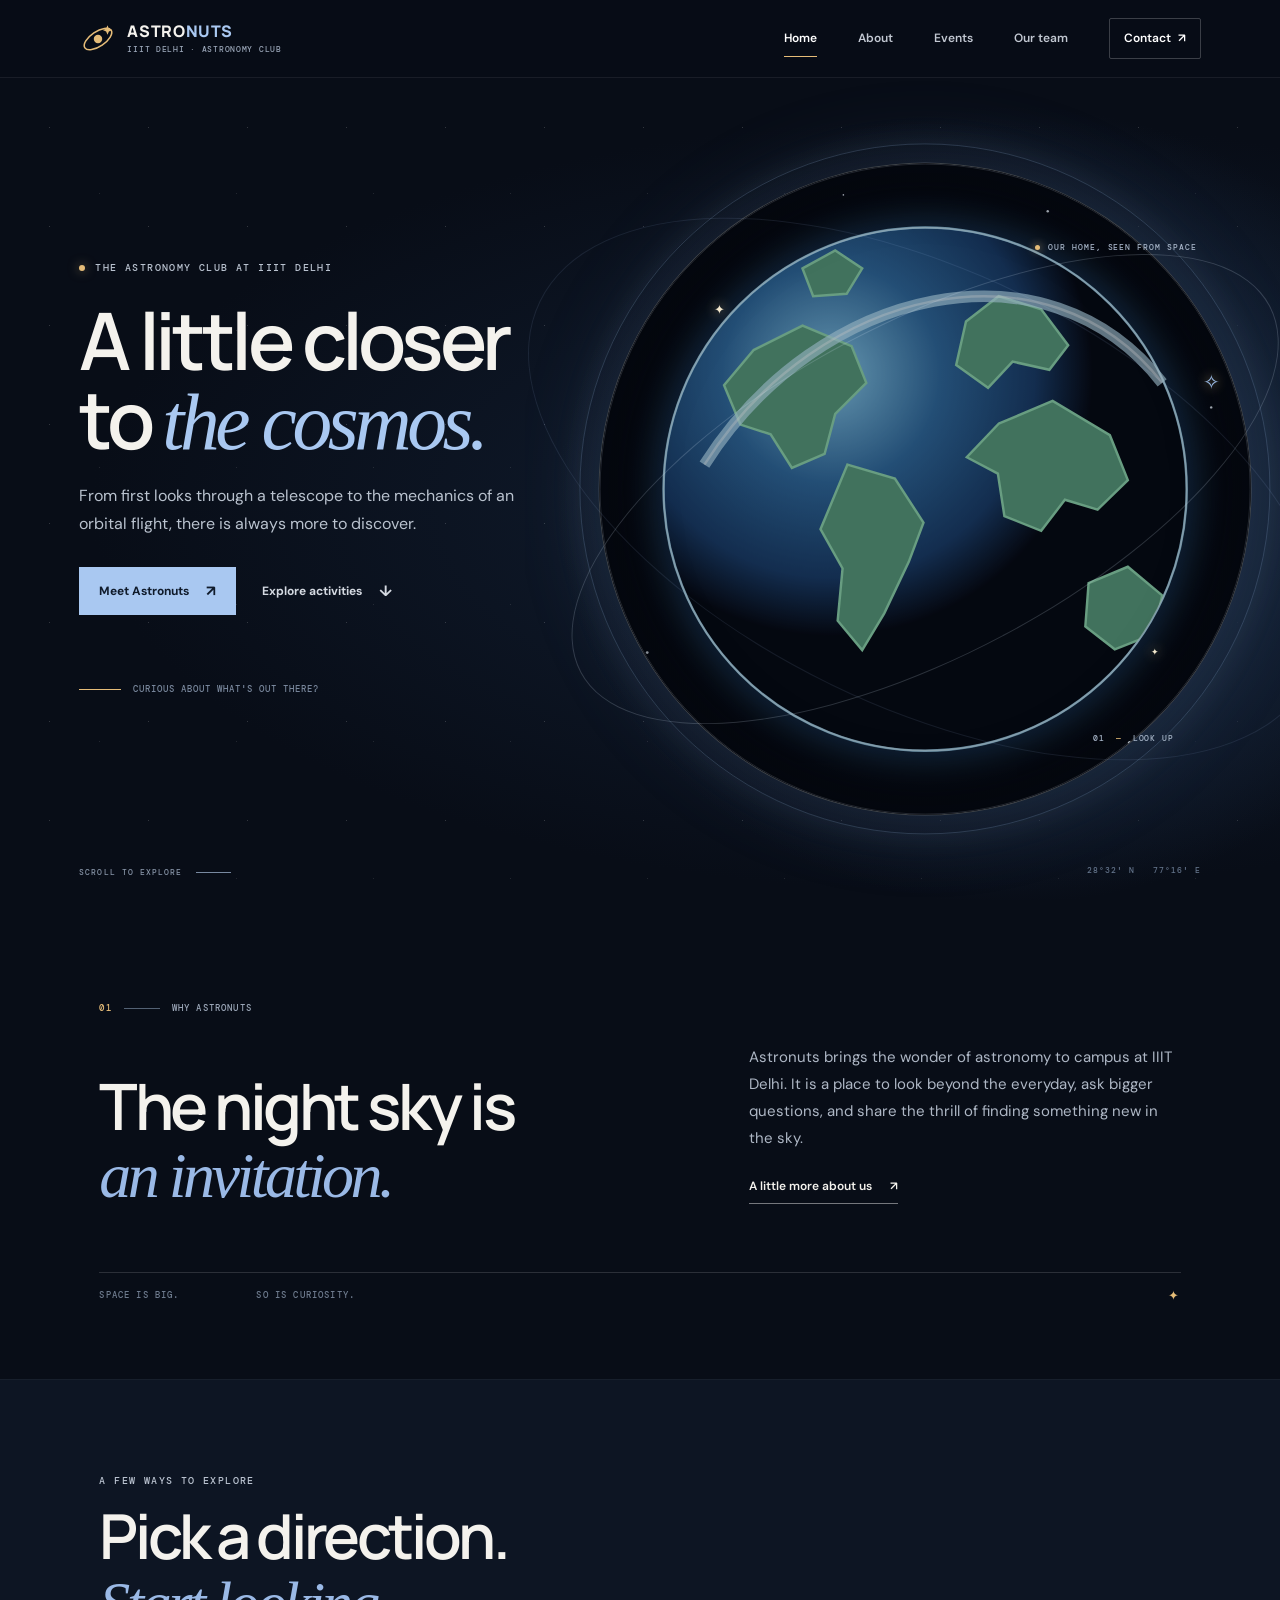
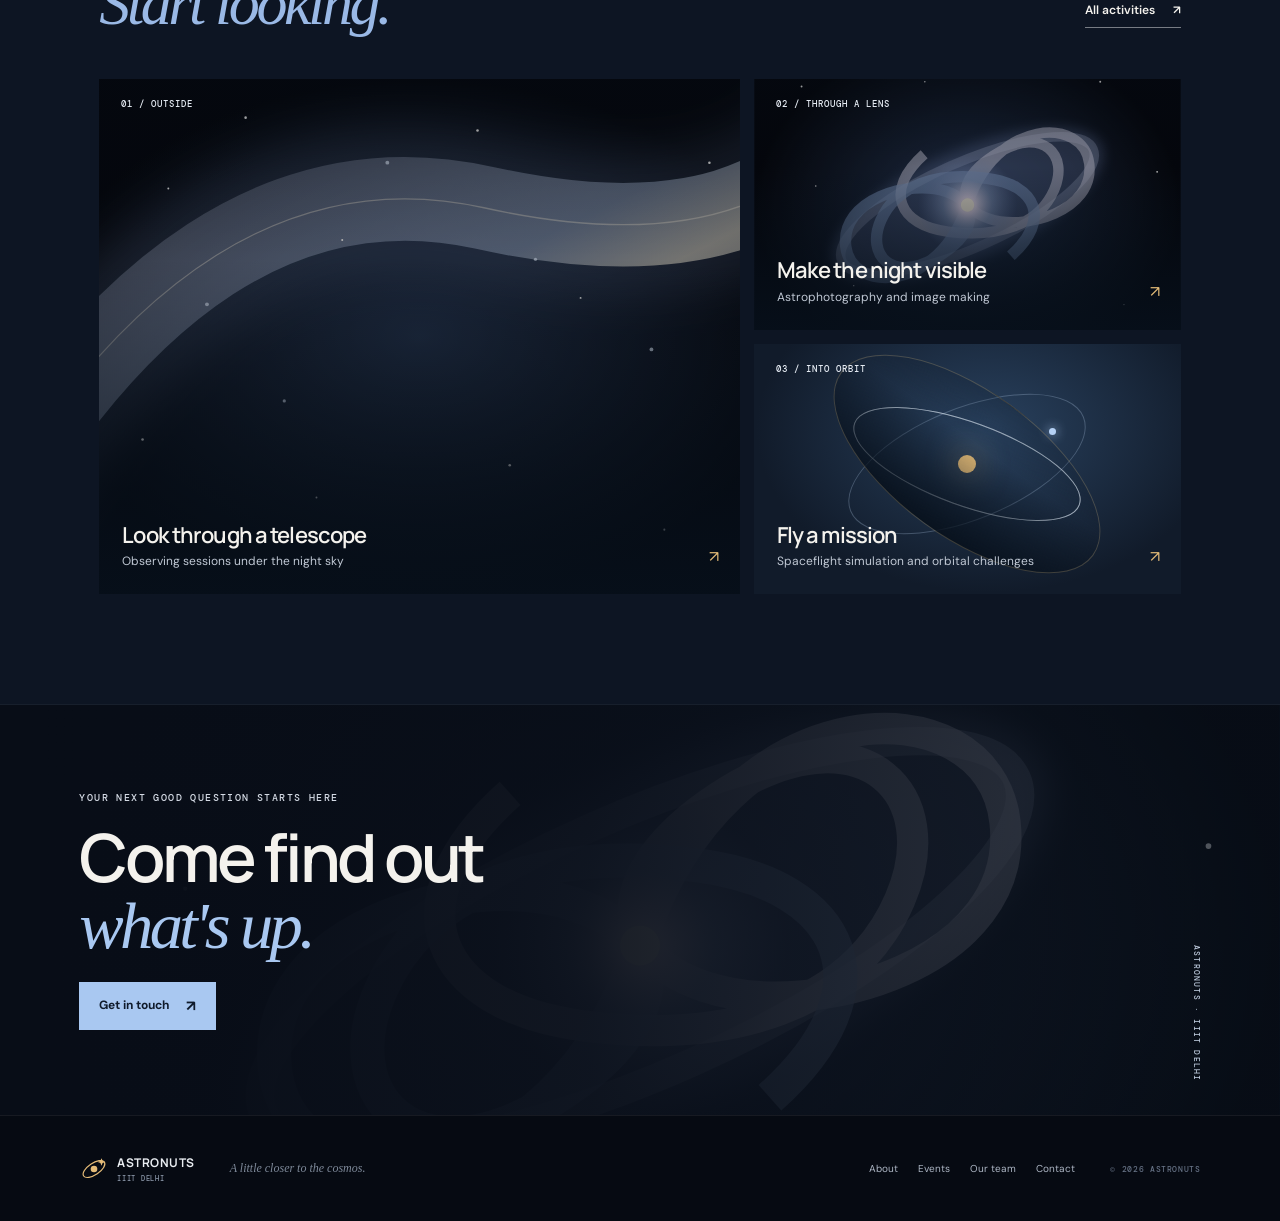
<file: index.html>
<!doctype html>
<html lang="en">
<head>
  <meta charset="utf-8">
  <meta name="viewport" content="width=device-width, initial-scale=1">
  <meta name="theme-color" content="#080d17">
  <meta name="description" content="Astronuts is the astronomy club at IIIT Delhi. Look up, learn the sky, and explore space together.">
  <title>Astronuts — Astronomy Club, IIIT Delhi</title>
  <link rel="icon" href="assets/favicon.svg" type="image/svg+xml">
  <link rel="preload" as="image" href="assets/earth-hero.svg" fetchpriority="high">
  <link rel="stylesheet" href="styles.css?v=50">
  <script src="script.js?v=50" defer></script>
</head>
<body class="home-page">
  <a class="skip-link" href="#main">Skip to content</a>
  <header class="site-header">
    <a class="brand" href="index.html" aria-label="Astronuts home">
      <span class="brand-mark" aria-hidden="true"><svg viewBox="0 0 36 36"><circle cx="18" cy="18" r="4"/><ellipse cx="18" cy="18" rx="15" ry="7" transform="rotate(-34 18 18)"/><path d="m27 5 1.3 3.2L31.5 9.5l-3.2 1.3L27 14l-1.3-3.2L22.5 9.5l3.2-1.3z"/></svg></span>
      <span class="brand-name">ASTRO<span>NUTS</span><small>IIIT DELHI · ASTRONOMY CLUB</small></span>
    </a>
    <button class="nav-toggle" type="button" aria-expanded="false" aria-controls="main-nav" aria-label="Open navigation"><span></span><span></span></button>
    <nav class="main-nav" id="main-nav" aria-label="Main navigation">
      <a href="index.html" aria-current="page">Home</a><a href="about.html">About</a><a href="events.html">Events</a><a href="team.html">Our team</a><a class="nav-contact" href="contact.html">Contact <span aria-hidden="true">↗</span></a>
    </nav>
  </header>

  <main id="main">
    <section class="home-hero" aria-labelledby="hero-title">
      <div class="hero-copy">
        <p class="eyebrow"><span class="eyebrow-dot"></span> THE ASTRONOMY CLUB AT IIIT DELHI</p>
        <h1 id="hero-title">A little closer<br>to <em>the cosmos.</em></h1>
        <p class="hero-intro">From first looks through a telescope to the mechanics of an orbital flight, there is always more to discover.</p>
        <div class="hero-actions"><a class="button button-primary" href="about.html">Meet Astronuts <span aria-hidden="true">↗</span></a><a class="button button-quiet" href="events.html">Explore activities <span aria-hidden="true">↓</span></a></div>
        <div class="hero-note"><span class="hero-note-line"></span><span>CURIOUS ABOUT WHAT'S OUT THERE?</span></div>
      </div>
      <div class="hero-visual" aria-label="Earth seen from space">
        <div class="hero-starfield"></div>
        <div class="orbit orbit-one"></div><div class="orbit orbit-two"></div>
        <div class="planet-glow"></div>
        <div class="earth-frame"><img src="assets/earth-hero.svg" alt="The blue Earth, framed by the blackness of space" fetchpriority="high"></div>
        <span class="visual-label visual-label-top"><i></i> OUR HOME, SEEN FROM SPACE</span>
        <span class="visual-label visual-label-bottom">01 <b>—</b> LOOK UP</span>
        <span class="star star-a" aria-hidden="true">✦</span><span class="star star-b" aria-hidden="true">✦</span><span class="star star-c" aria-hidden="true">✧</span>
      </div>
      <a class="scroll-cue" href="#explore"><span>SCROLL TO EXPLORE</span><i aria-hidden="true"></i></a>
      <span class="hero-coordinate" aria-hidden="true">28°32' N&nbsp;&nbsp; 77°16' E</span>
    </section>

    <section class="intro-section section-wrap" id="explore" aria-labelledby="intro-title">
      <div class="section-index"><span>01</span><i></i><span>WHY ASTRONUTS</span></div>
      <div class="intro-layout">
        <h2 id="intro-title">The night sky is<br><em>an invitation.</em></h2>
        <div class="intro-body"><p>Astronuts brings the wonder of astronomy to campus at IIIT Delhi. It is a place to look beyond the everyday, ask bigger questions, and share the thrill of finding something new in the sky.</p><a class="underlined-link" href="about.html">A little more about us <span aria-hidden="true">↗</span></a></div>
      </div>
      <div class="intro-rule"><span>SPACE IS BIG.</span><span>SO IS CURIOSITY.</span><span class="rule-star" aria-hidden="true">✦</span></div>
    </section>

    <section class="activity-section" aria-labelledby="activity-title">
      <div class="section-wrap activity-wrap">
        <div class="section-heading-row"><div><p class="eyebrow">A FEW WAYS TO EXPLORE</p><h2 id="activity-title">Pick a direction.<br><em>Start looking.</em></h2></div><a class="underlined-link" href="events.html">All activities <span aria-hidden="true">↗</span></a></div>
        <div class="activity-grid">
          <a class="activity-card activity-card-wide" href="events.html#observations">
            <img src="assets/milky-way.svg" alt="A dense field of stars crossed by the Milky Way" loading="lazy">
            <span class="activity-number">01 / OUTSIDE</span><span class="activity-copy"><strong>Look through a telescope</strong><small>Observing sessions under the night sky</small></span><span class="activity-arrow" aria-hidden="true">↗</span>
          </a>
          <a class="activity-card" href="events.html#astrophotography">
            <img src="assets/spiral-galaxy.svg" alt="A luminous spiral galaxy with a bright central core" loading="lazy">
            <span class="activity-number">02 / THROUGH A LENS</span><span class="activity-copy"><strong>Make the night visible</strong><small>Astrophotography and image making</small></span><span class="activity-arrow" aria-hidden="true">↗</span>
          </a>
          <a class="activity-card activity-card-text" href="events.html#space-race">
            <span class="activity-number">03 / INTO ORBIT</span><span class="activity-orbit-art" aria-hidden="true"><i></i><b></b><i></i></span><span class="activity-copy"><strong>Fly a mission</strong><small>Spaceflight simulation and orbital challenges</small></span><span class="activity-arrow" aria-hidden="true">↗</span>
          </a>
        </div>
      </div>
    </section>

    <section class="home-join" aria-labelledby="join-title">
      <img src="assets/spiral-galaxy.svg" alt="" loading="lazy">
      <div class="home-join-shade"></div>
      <div class="home-join-content"><p class="eyebrow">YOUR NEXT GOOD QUESTION STARTS HERE</p><h2 id="join-title">Come find out<br><em>what's up.</em></h2><a class="button button-primary" href="contact.html">Get in touch <span aria-hidden="true">↗</span></a></div>
      <span class="join-side-note">ASTRONUTS · IIIT DELHI</span>
    </section>
  </main>

  <footer class="site-footer">
    <a class="footer-brand" href="index.html"><span class="brand-mark" aria-hidden="true"><svg viewBox="0 0 36 36"><circle cx="18" cy="18" r="4"/><ellipse cx="18" cy="18" rx="15" ry="7" transform="rotate(-34 18 18)"/><path d="m27 5 1.3 3.2L31.5 9.5l-3.2 1.3L27 14l-1.3-3.2L22.5 9.5l3.2-1.3z"/></svg></span><span>ASTRONUTS <small>IIIT DELHI</small></span></a>
    <span class="footer-copy">A little closer to the cosmos.</span>
    <nav class="footer-links" aria-label="Footer navigation"><a href="about.html">About</a><a href="events.html">Events</a><a href="team.html">Our team</a><a href="contact.html">Contact</a></nav>
    <span class="footer-credit">© <span data-current-year>2026</span> ASTRONUTS</span>
  </footer>
</body>
</html>
</file>
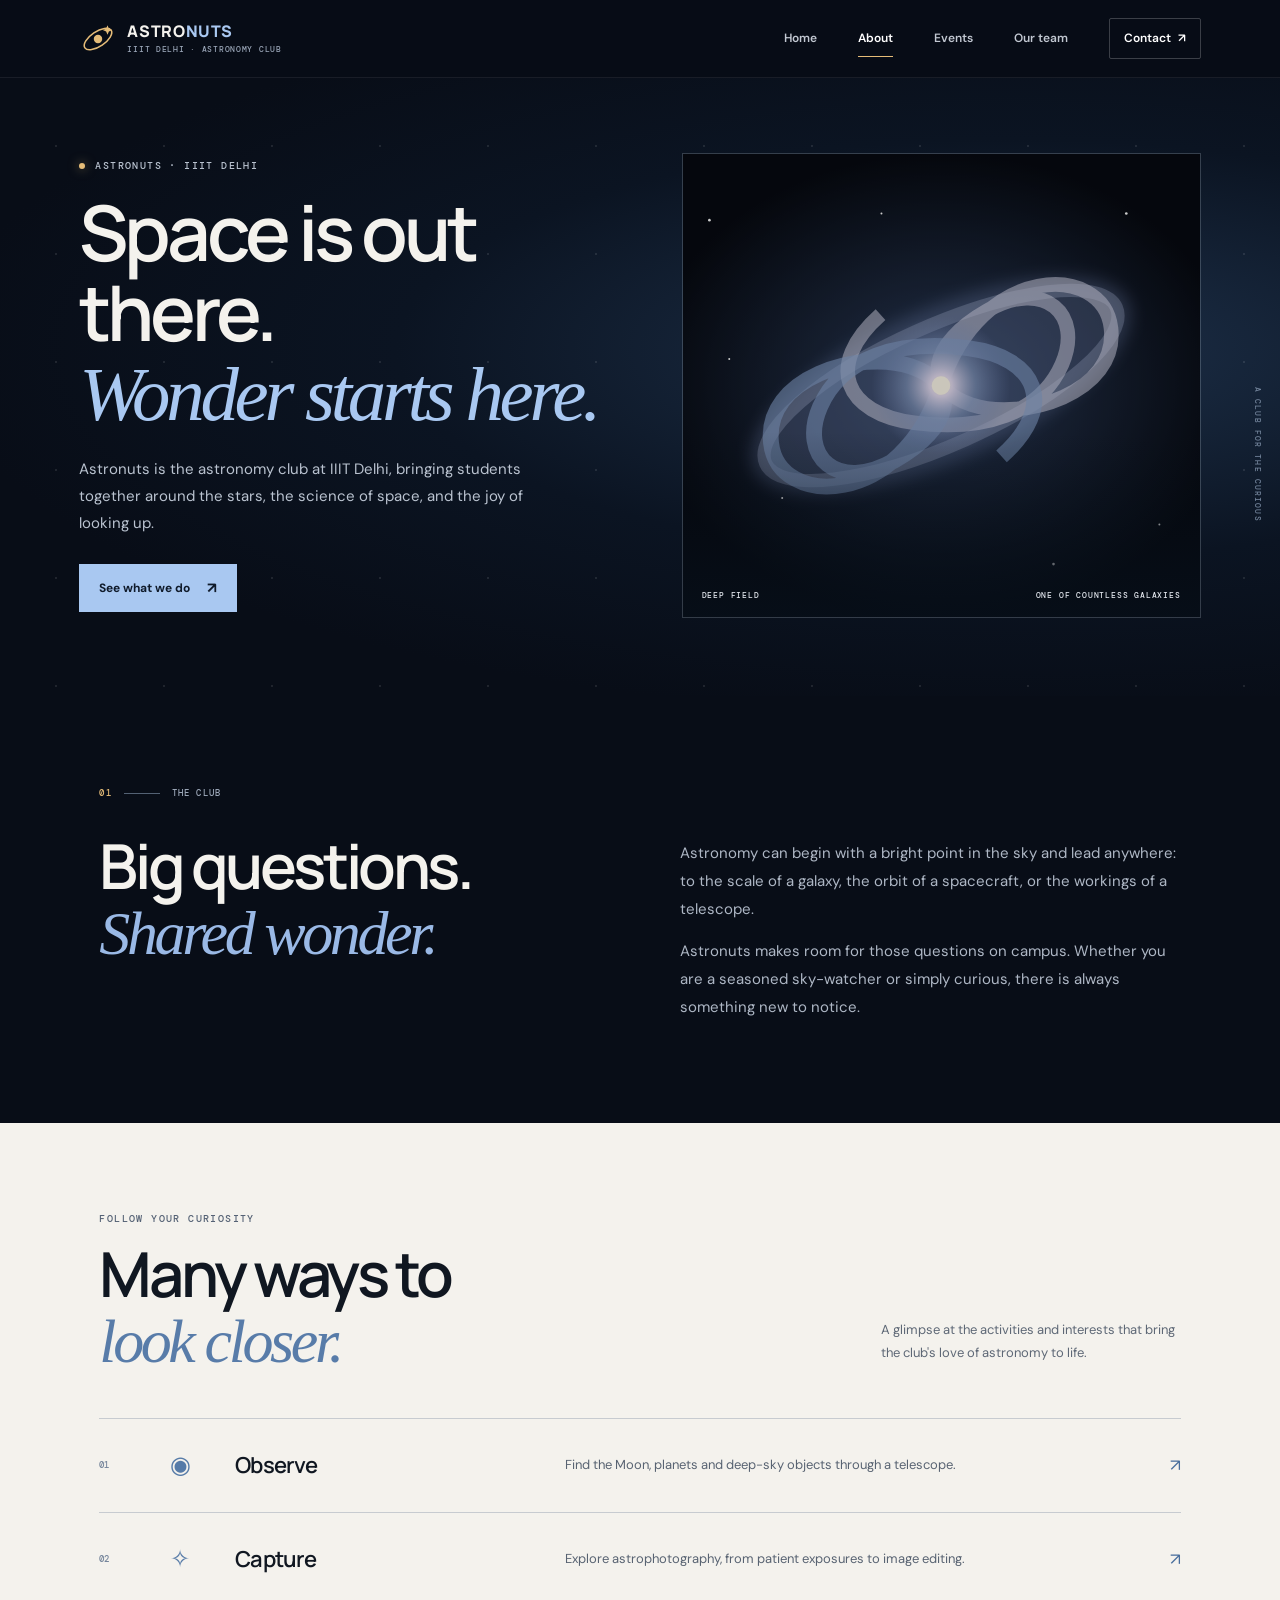
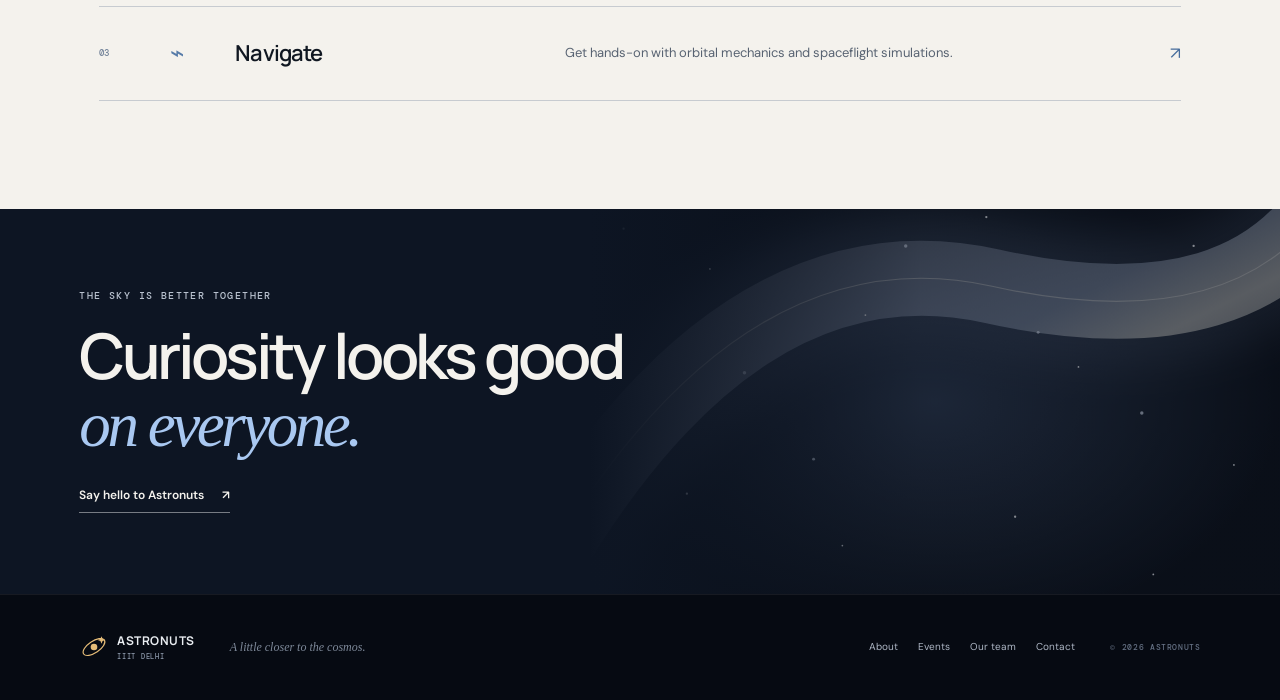
<file: about.html>
<!doctype html>
<html lang="en">
<head>
  <meta charset="utf-8">
  <meta name="viewport" content="width=device-width, initial-scale=1">
  <meta name="theme-color" content="#080d17">
  <meta name="description" content="Get to know Astronuts, the astronomy club at IIIT Delhi, and the many ways it explores the universe.">
  <title>About Astronuts — IIIT Delhi</title>
  <link rel="icon" href="assets/favicon.svg" type="image/svg+xml">
  <link rel="stylesheet" href="styles.css?v=50">
  <script src="script.js?v=50" defer></script>
</head>
<body class="inner-page about-page">
  <a class="skip-link" href="#main">Skip to content</a>
  <header class="site-header">
    <a class="brand" href="index.html" aria-label="Astronuts home"><span class="brand-mark" aria-hidden="true"><svg viewBox="0 0 36 36"><circle cx="18" cy="18" r="4"/><ellipse cx="18" cy="18" rx="15" ry="7" transform="rotate(-34 18 18)"/><path d="m27 5 1.3 3.2L31.5 9.5l-3.2 1.3L27 14l-1.3-3.2L22.5 9.5l3.2-1.3z"/></svg></span><span class="brand-name">ASTRO<span>NUTS</span><small>IIIT DELHI · ASTRONOMY CLUB</small></span></a>
    <button class="nav-toggle" type="button" aria-expanded="false" aria-controls="main-nav" aria-label="Open navigation"><span></span><span></span></button>
    <nav class="main-nav" id="main-nav" aria-label="Main navigation"><a href="index.html">Home</a><a href="about.html" aria-current="page">About</a><a href="events.html">Events</a><a href="team.html">Our team</a><a class="nav-contact" href="contact.html">Contact <span aria-hidden="true">↗</span></a></nav>
  </header>
  <main id="main" class="about-main">
    <section class="page-hero about-hero">
      <div class="page-hero-copy"><p class="eyebrow"><span class="eyebrow-dot"></span> ASTRONUTS · IIIT DELHI</p><h1>Space is out there.<br><em>Wonder starts here.</em></h1><p>Astronuts is the astronomy club at IIIT Delhi, bringing students together around the stars, the science of space, and the joy of looking up.</p><a class="button button-primary" href="events.html">See what we do <span aria-hidden="true">↗</span></a></div>
      <figure class="about-hero-image"><img src="assets/spiral-galaxy.svg" alt="A spiral galaxy viewed from deep space"><figcaption><span>DEEP FIELD</span><span>ONE OF COUNTLESS GALAXIES</span></figcaption></figure>
      <span class="page-hero-vertical" aria-hidden="true">A CLUB FOR THE CURIOUS</span>
    </section>
    <section class="about-manifesto section-wrap">
      <div class="section-index"><span>01</span><i></i><span>THE CLUB</span></div>
      <div class="manifesto-layout"><h2>Big questions.<br><em>Shared wonder.</em></h2><div><p>Astronomy can begin with a bright point in the sky and lead anywhere: to the scale of a galaxy, the orbit of a spacecraft, or the workings of a telescope.</p><p>Astronuts makes room for those questions on campus. Whether you are a seasoned sky-watcher or simply curious, there is always something new to notice.</p></div></div>
    </section>
    <section class="about-paths" aria-labelledby="paths-title">
      <div class="section-wrap"><div class="section-heading-row"><div><p class="eyebrow">FOLLOW YOUR CURIOSITY</p><h2 id="paths-title">Many ways to<br><em>look closer.</em></h2></div><p class="section-aside">A glimpse at the activities and interests that bring the club's love of astronomy to life.</p></div>
        <div class="path-list">
          <a class="path-item" href="events.html#observations"><span class="path-no">01</span><span class="path-icon" aria-hidden="true">◉</span><span class="path-title">Observe</span><span class="path-description">Find the Moon, planets and deep-sky objects through a telescope.</span><span class="path-arrow" aria-hidden="true">↗</span></a>
          <a class="path-item" href="events.html#astrophotography"><span class="path-no">02</span><span class="path-icon" aria-hidden="true">✧</span><span class="path-title">Capture</span><span class="path-description">Explore astrophotography, from patient exposures to image editing.</span><span class="path-arrow" aria-hidden="true">↗</span></a>
          <a class="path-item" href="events.html#space-race"><span class="path-no">03</span><span class="path-icon" aria-hidden="true">⌁</span><span class="path-title">Navigate</span><span class="path-description">Get hands-on with orbital mechanics and spaceflight simulations.</span><span class="path-arrow" aria-hidden="true">↗</span></a>
        </div>
      </div>
    </section>
      <section class="about-bottom"><div><p class="eyebrow">THE SKY IS BETTER TOGETHER</p><h2>Curiosity looks good<br><em>on everyone.</em></h2><a class="underlined-link" href="contact.html">Say hello to Astronuts <span aria-hidden="true">↗</span></a></div><div class="about-bottom-art" aria-hidden="true"><img src="assets/milky-way.svg" alt=""></div></section>
  </main>
  <footer class="site-footer"><a class="footer-brand" href="index.html"><span class="brand-mark" aria-hidden="true"><svg viewBox="0 0 36 36"><circle cx="18" cy="18" r="4"/><ellipse cx="18" cy="18" rx="15" ry="7" transform="rotate(-34 18 18)"/><path d="m27 5 1.3 3.2L31.5 9.5l-3.2 1.3L27 14l-1.3-3.2L22.5 9.5l3.2-1.3z"/></svg></span><span>ASTRONUTS <small>IIIT DELHI</small></span></a><span class="footer-copy">A little closer to the cosmos.</span><nav class="footer-links" aria-label="Footer navigation"><a href="about.html">About</a><a href="events.html">Events</a><a href="team.html">Our team</a><a href="contact.html">Contact</a></nav><span class="footer-credit">© <span data-current-year>2026</span> ASTRONUTS</span></footer>
</body>
</html>
</file>
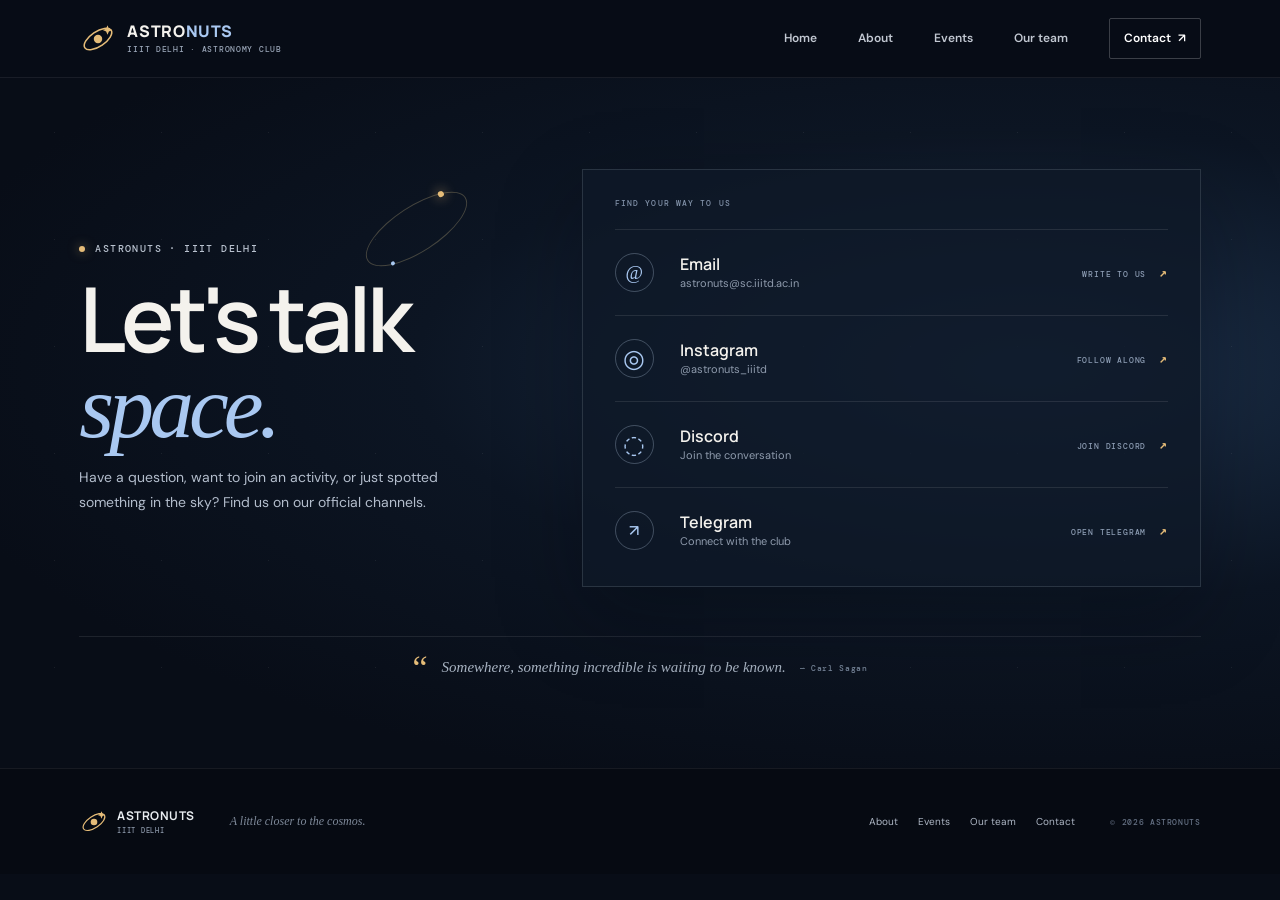
<file: contact.html>
<!doctype html>
<html lang="en">
<head>
  <meta charset="utf-8">
  <meta name="viewport" content="width=device-width, initial-scale=1">
  <meta name="theme-color" content="#080d17">
  <meta name="description" content="Find Astronuts, the astronomy club at IIIT Delhi, on Instagram, Discord and Telegram, or send an email.">
  <title>Contact Astronuts — IIIT Delhi</title>
  <link rel="icon" href="assets/favicon.svg" type="image/svg+xml">
  <link rel="stylesheet" href="styles.css?v=50">
  <script src="script.js?v=50" defer></script>
</head>
<body class="inner-page contact-page">
  <a class="skip-link" href="#main">Skip to content</a>
  <header class="site-header">
    <a class="brand" href="index.html" aria-label="Astronuts home"><span class="brand-mark" aria-hidden="true"><svg viewBox="0 0 36 36"><circle cx="18" cy="18" r="4"/><ellipse cx="18" cy="18" rx="15" ry="7" transform="rotate(-34 18 18)"/><path d="m27 5 1.3 3.2L31.5 9.5l-3.2 1.3L27 14l-1.3-3.2L22.5 9.5l3.2-1.3z"/></svg></span><span class="brand-name">ASTRO<span>NUTS</span><small>IIIT DELHI · ASTRONOMY CLUB</small></span></a>
    <button class="nav-toggle" type="button" aria-expanded="false" aria-controls="main-nav" aria-label="Open navigation"><span></span><span></span></button>
    <nav class="main-nav" id="main-nav" aria-label="Main navigation"><a href="index.html">Home</a><a href="about.html">About</a><a href="events.html">Events</a><a href="team.html">Our team</a><a class="nav-contact" href="contact.html" aria-current="page">Contact <span aria-hidden="true">↗</span></a></nav>
  </header>
  <main id="main" class="contact-main">
    <section class="contact-hero"><p class="eyebrow"><span class="eyebrow-dot"></span> ASTRONUTS · IIIT DELHI</p><h1>Let's talk<br><em>space.</em></h1><p>Have a question, want to join an activity, or just spotted something in the sky? Find us on our official channels.</p><span class="contact-orbit" aria-hidden="true"><i></i><b></b></span></section>
    <section class="contact-panel" aria-label="Astronuts contact channels">
      <p class="eyebrow">FIND YOUR WAY TO US</p>
      <a class="contact-row" href="mailto:astronuts@sc.iiitd.ac.in"><span class="contact-symbol" aria-hidden="true">@</span><span class="contact-row-copy"><strong>Email</strong><small>astronuts@sc.iiitd.ac.in</small></span><span class="contact-row-action">WRITE TO US <b aria-hidden="true">↗</b></span></a>
      <a class="contact-row" href="https://www.instagram.com/astronuts_iiitd/" target="_blank" rel="noopener noreferrer"><span class="contact-symbol contact-symbol-camera" aria-hidden="true">◎</span><span class="contact-row-copy"><strong>Instagram</strong><small>@astronuts_iiitd</small></span><span class="contact-row-action">FOLLOW ALONG <b aria-hidden="true">↗</b></span></a>
      <a class="contact-row" href="https://discord.gg/vt6UpRQT7A" target="_blank" rel="noopener noreferrer"><span class="contact-symbol contact-symbol-discord" aria-hidden="true">◌</span><span class="contact-row-copy"><strong>Discord</strong><small>Join the conversation</small></span><span class="contact-row-action">JOIN DISCORD <b aria-hidden="true">↗</b></span></a>
      <a class="contact-row" href="https://t.me/joinchat/KX8pOEuDOmBSLX1WVndUiQ" target="_blank" rel="noopener noreferrer"><span class="contact-symbol contact-symbol-telegram" aria-hidden="true">↗</span><span class="contact-row-copy"><strong>Telegram</strong><small>Connect with the club</small></span><span class="contact-row-action">OPEN TELEGRAM <b aria-hidden="true">↗</b></span></a>
    </section>
    <section class="contact-quote"><span class="quote-mark" aria-hidden="true">“</span><blockquote>Somewhere, something incredible is waiting to be known.</blockquote><cite>— Carl Sagan</cite></section>
  </main>
  <footer class="site-footer"><a class="footer-brand" href="index.html"><span class="brand-mark" aria-hidden="true"><svg viewBox="0 0 36 36"><circle cx="18" cy="18" r="4"/><ellipse cx="18" cy="18" rx="15" ry="7" transform="rotate(-34 18 18)"/><path d="m27 5 1.3 3.2L31.5 9.5l-3.2 1.3L27 14l-1.3-3.2L22.5 9.5l3.2-1.3z"/></svg></span><span>ASTRONUTS <small>IIIT DELHI</small></span></a><span class="footer-copy">A little closer to the cosmos.</span><nav class="footer-links" aria-label="Footer navigation"><a href="about.html">About</a><a href="events.html">Events</a><a href="team.html">Our team</a><a href="contact.html">Contact</a></nav><span class="footer-credit">© <span data-current-year>2026</span> ASTRONUTS</span></footer>
</body>
</html>
</file>
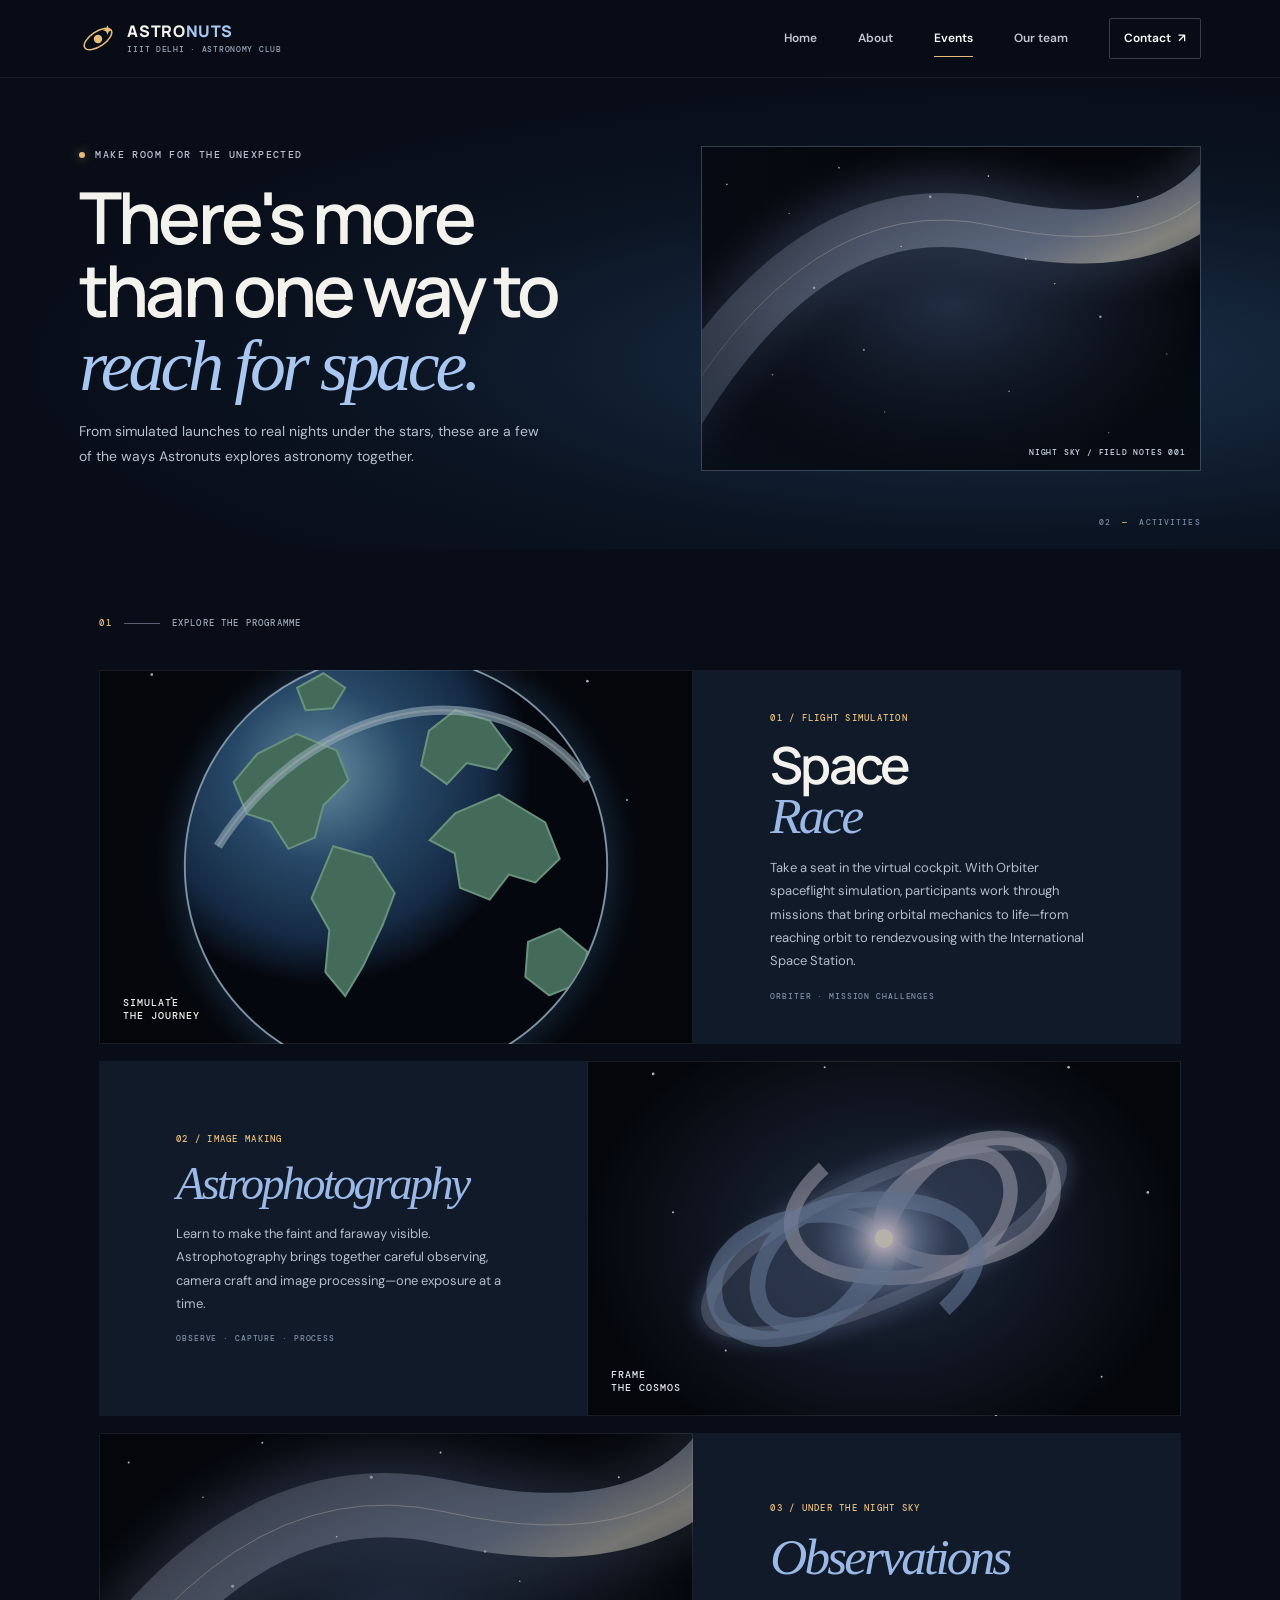
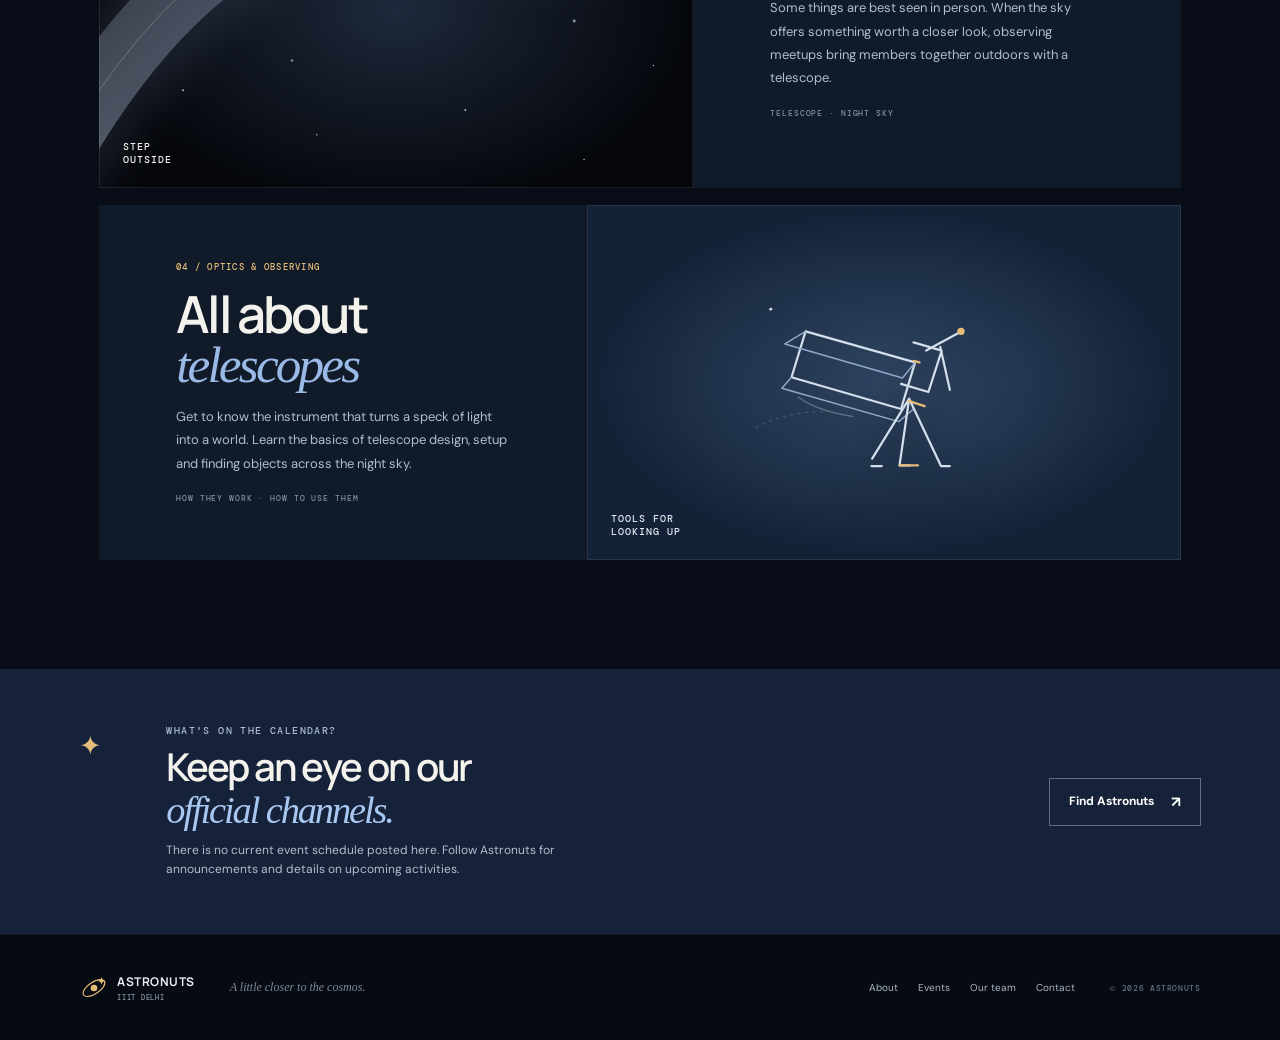
<file: events.html>
<!doctype html>
<html lang="en">
<head>
  <meta charset="utf-8">
  <meta name="viewport" content="width=device-width, initial-scale=1">
  <meta name="theme-color" content="#080d17">
  <meta name="description" content="Discover the observing, astrophotography, spaceflight and telescope activities of Astronuts at IIIT Delhi.">
  <title>Events & Activities — Astronuts, IIIT Delhi</title>
  <link rel="icon" href="assets/favicon.svg" type="image/svg+xml">
  <link rel="stylesheet" href="styles.css?v=50">
  <script src="script.js?v=50" defer></script>
</head>
<body class="inner-page events-page">
  <a class="skip-link" href="#main">Skip to content</a>
  <header class="site-header">
    <a class="brand" href="index.html" aria-label="Astronuts home"><span class="brand-mark" aria-hidden="true"><svg viewBox="0 0 36 36"><circle cx="18" cy="18" r="4"/><ellipse cx="18" cy="18" rx="15" ry="7" transform="rotate(-34 18 18)"/><path d="m27 5 1.3 3.2L31.5 9.5l-3.2 1.3L27 14l-1.3-3.2L22.5 9.5l3.2-1.3z"/></svg></span><span class="brand-name">ASTRO<span>NUTS</span><small>IIIT DELHI · ASTRONOMY CLUB</small></span></a>
    <button class="nav-toggle" type="button" aria-expanded="false" aria-controls="main-nav" aria-label="Open navigation"><span></span><span></span></button>
    <nav class="main-nav" id="main-nav" aria-label="Main navigation"><a href="index.html">Home</a><a href="about.html">About</a><a href="events.html" aria-current="page">Events</a><a href="team.html">Our team</a><a class="nav-contact" href="contact.html">Contact <span aria-hidden="true">↗</span></a></nav>
  </header>
  <main id="main" class="events-main">
    <section class="events-hero"><div class="events-hero-copy"><p class="eyebrow"><span class="eyebrow-dot"></span> MAKE ROOM FOR THE UNEXPECTED</p><h1>There's more<br>than one way to<br><em>reach for space.</em></h1><p>From simulated launches to real nights under the stars, these are a few of the ways Astronuts explores astronomy together.</p></div><div class="events-hero-art"><img src="assets/milky-way.svg" alt="The Milky Way stretching across a star-filled sky"><span class="image-coordinates">NIGHT SKY / FIELD NOTES 001</span></div><span class="events-hero-number">02 <i>—</i> ACTIVITIES</span></section>
    <section class="events-list section-wrap" aria-label="Astronuts activities">
      <div class="section-index"><span>01</span><i></i><span>EXPLORE THE PROGRAMME</span></div>
      <article class="event-feature" id="space-race"><div class="event-image event-image-orbiter"><img src="assets/earth-hero.svg" alt="Earth viewed from space" loading="lazy"><span class="image-stamp">SIMULATE<br>THE JOURNEY</span></div><div class="event-feature-copy"><p class="eyebrow">01 / FLIGHT SIMULATION</p><h2>Space<br><em>Race</em></h2><p>Take a seat in the virtual cockpit. With Orbiter spaceflight simulation, participants work through missions that bring orbital mechanics to life—from reaching orbit to rendezvousing with the International Space Station.</p><span class="event-tag">ORBITER · MISSION CHALLENGES</span></div></article>
      <article class="event-feature event-feature-reverse" id="astrophotography"><div class="event-image"><img src="assets/spiral-galaxy.svg" alt="A spiral galaxy with bright dust lanes and stars" loading="lazy"><span class="image-stamp image-stamp-light">FRAME<br>THE COSMOS</span></div><div class="event-feature-copy"><p class="eyebrow">02 / IMAGE MAKING</p><h2><em>Astrophotography</em></h2><p>Learn to make the faint and faraway visible. Astrophotography brings together careful observing, camera craft and image processing—one exposure at a time.</p><span class="event-tag">OBSERVE · CAPTURE · PROCESS</span></div></article>
      <article class="event-feature" id="observations"><div class="event-image"><img src="assets/milky-way.svg" alt="Stars and the Milky Way in a night sky" loading="lazy"><span class="image-stamp">STEP<br>OUTSIDE</span></div><div class="event-feature-copy"><p class="eyebrow">03 / UNDER THE NIGHT SKY</p><h2><em>Observations</em></h2><p>Some things are best seen in person. When the sky offers something worth a closer look, observing meetups bring members together outdoors with a telescope.</p><span class="event-tag">TELESCOPE · NIGHT SKY</span></div></article>
      <article class="event-feature event-feature-reverse" id="telescopes"><div class="event-image event-image-telescope"><svg class="telescope-drawing" viewBox="0 0 500 320" aria-hidden="true"><g fill="none" stroke-linecap="round" stroke-linejoin="round"><path d="m144 91 148 42-19 63-148-43z" stroke="#d4dfed" stroke-width="3"/><path d="m144 91-28 17 159 46 17-21M125 153l-13 15 158 45 20-17" stroke="#91a9c8" stroke-width="2"/><path d="m273 162 37 11 18-56-38-11M307 117l48-26M326 112l13 58M284 182l-13 90M284 182l43 91M284 182l-50 81M271 272h14m42 1h12m-106 0h14" stroke="#d4dfed" stroke-width="3"/><path d="m290 131 8 2m-15 52 22 7m-34 80h25" stroke="#e5bc78" stroke-width="3"/><path d="M134 180c18 13 46 22 74 26" stroke="#fff" stroke-opacity=".25" stroke-width="2"/><circle cx="354" cy="91" r="5" fill="#e5bc78" stroke="none"/><circle cx="97" cy="61" r="2" fill="#d4dfed" stroke="none"/><path d="M77 221c28-15 59-22 91-21" stroke="#a9c8f1" stroke-opacity=".38" stroke-width="1" stroke-dasharray="3 7"/></g></svg><span class="image-stamp image-stamp-light">TOOLS FOR<br>LOOKING UP</span></div><div class="event-feature-copy"><p class="eyebrow">04 / OPTICS & OBSERVING</p><h2>All about<br><em>telescopes</em></h2><p>Get to know the instrument that turns a speck of light into a world. Learn the basics of telescope design, setup and finding objects across the night sky.</p><span class="event-tag">HOW THEY WORK · HOW TO USE THEM</span></div></article>
    </section>
    <section class="schedule-note"><span class="schedule-icon" aria-hidden="true">✦</span><div><p class="eyebrow">WHAT'S ON THE CALENDAR?</p><h2>Keep an eye on our<br><em>official channels.</em></h2><p>There is no current event schedule posted here. Follow Astronuts for announcements and details on upcoming activities.</p></div><a class="button button-outline" href="contact.html">Find Astronuts <span aria-hidden="true">↗</span></a></section>
  </main>
  <footer class="site-footer"><a class="footer-brand" href="index.html"><span class="brand-mark" aria-hidden="true"><svg viewBox="0 0 36 36"><circle cx="18" cy="18" r="4"/><ellipse cx="18" cy="18" rx="15" ry="7" transform="rotate(-34 18 18)"/><path d="m27 5 1.3 3.2L31.5 9.5l-3.2 1.3L27 14l-1.3-3.2L22.5 9.5l3.2-1.3z"/></svg></span><span>ASTRONUTS <small>IIIT DELHI</small></span></a><span class="footer-copy">A little closer to the cosmos.</span><nav class="footer-links" aria-label="Footer navigation"><a href="about.html">About</a><a href="events.html">Events</a><a href="team.html">Our team</a><a href="contact.html">Contact</a></nav><span class="footer-credit">© <span data-current-year>2026</span> ASTRONUTS</span></footer>
</body>
</html>
</file>
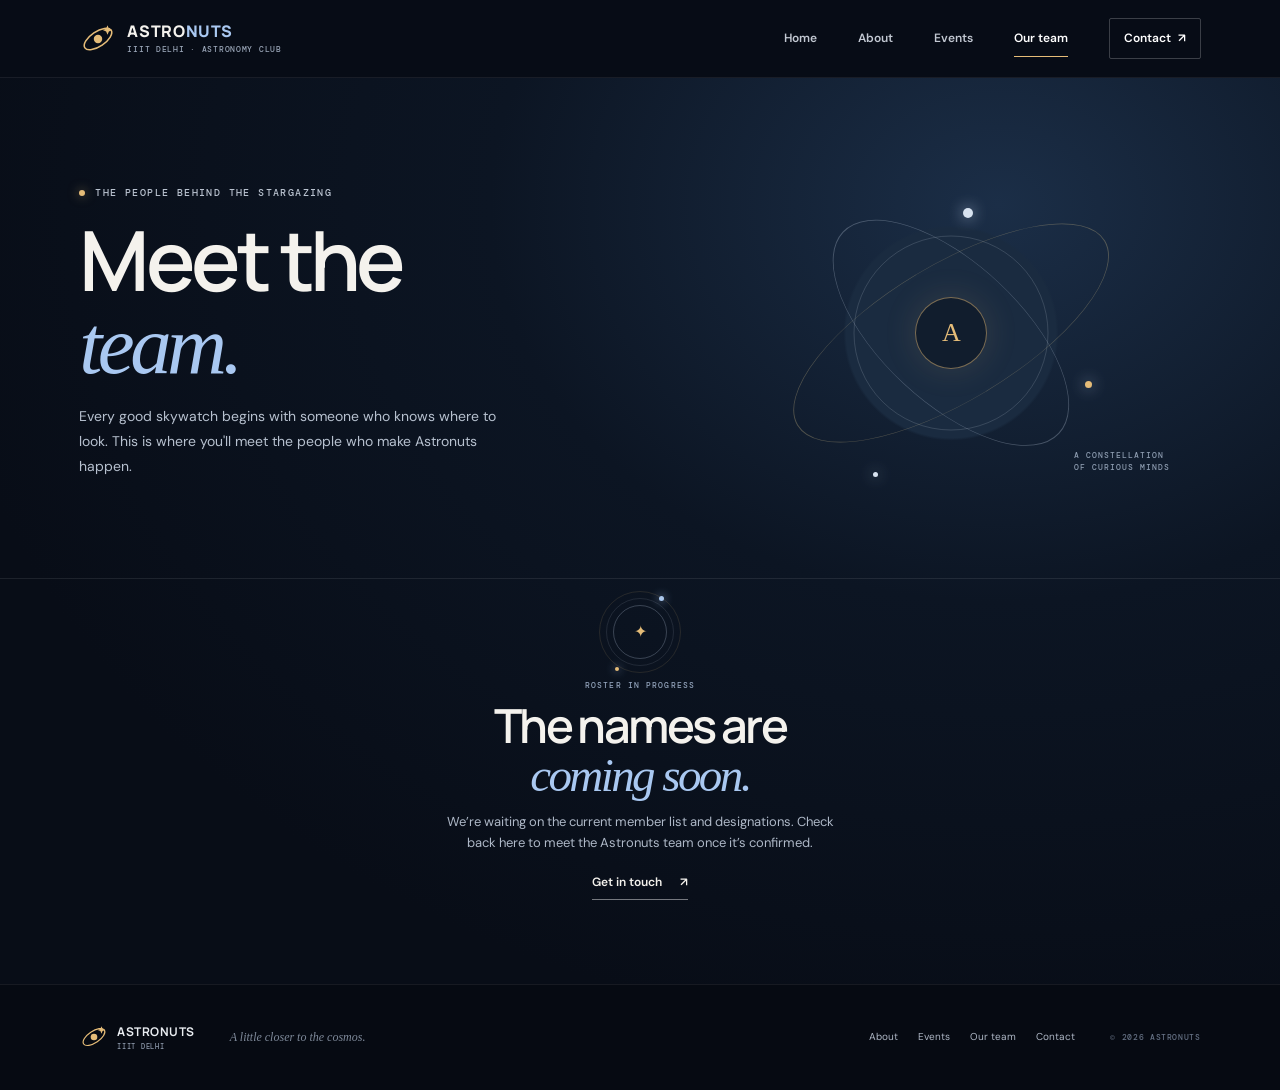
<file: team.html>
<!doctype html>
<html lang="en">
<head>
  <meta charset="utf-8">
  <meta name="viewport" content="width=device-width, initial-scale=1">
  <meta name="theme-color" content="#080d17">
  <meta name="description" content="Meet the people behind Astronuts, the astronomy club at IIIT Delhi.">
  <title>Our Team — Astronuts, IIIT Delhi</title>
  <link rel="icon" href="assets/favicon.svg" type="image/svg+xml">
  <link rel="stylesheet" href="styles.css?v=50">
  <script src="script.js?v=50" defer></script>
</head>
<body class="inner-page team-page">
  <a class="skip-link" href="#main">Skip to content</a>
  <header class="site-header">
    <a class="brand" href="index.html" aria-label="Astronuts home"><span class="brand-mark" aria-hidden="true"><svg viewBox="0 0 36 36"><circle cx="18" cy="18" r="4"/><ellipse cx="18" cy="18" rx="15" ry="7" transform="rotate(-34 18 18)"/><path d="m27 5 1.3 3.2L31.5 9.5l-3.2 1.3L27 14l-1.3-3.2L22.5 9.5l3.2-1.3z"/></svg></span><span class="brand-name">ASTRO<span>NUTS</span><small>IIIT DELHI · ASTRONOMY CLUB</small></span></a>
    <button class="nav-toggle" type="button" aria-expanded="false" aria-controls="main-nav" aria-label="Open navigation"><span></span><span></span></button>
    <nav class="main-nav" id="main-nav" aria-label="Main navigation"><a href="index.html">Home</a><a href="about.html">About</a><a href="events.html">Events</a><a href="team.html" aria-current="page">Our team</a><a class="nav-contact" href="contact.html">Contact <span aria-hidden="true">↗</span></a></nav>
  </header>
  <main id="main" class="team-main">
    <section class="team-hero"><div><p class="eyebrow"><span class="eyebrow-dot"></span> THE PEOPLE BEHIND THE STARGAZING</p><h1>Meet the<br><em>team.</em></h1><p>Every good skywatch begins with someone who knows where to look. This is where you'll meet the people who make Astronuts happen.</p></div><div class="team-orbit-art" aria-hidden="true"><span class="team-orbit-ring ring-a"></span><span class="team-orbit-ring ring-b"></span><span class="team-orbit-ring ring-c"></span><span class="team-orbit-core">A</span><i class="team-moon moon-a"></i><i class="team-moon moon-b"></i><i class="team-moon moon-c"></i><span class="team-art-caption">A CONSTELLATION<br>OF CURIOUS MINDS</span></div></section>
    <section class="roster-empty" aria-label="Team roster awaiting confirmation"><div class="roster-empty-mark" aria-hidden="true"><span>✦</span><i></i><b></b></div><p class="eyebrow">ROSTER IN PROGRESS</p><h2>The names are<br><em>coming soon.</em></h2><p>We’re waiting on the current member list and designations. Check back here to meet the Astronuts team once it’s confirmed.</p><a class="underlined-link" href="contact.html">Get in touch <span aria-hidden="true">↗</span></a></section>
  </main>
  <footer class="site-footer"><a class="footer-brand" href="index.html"><span class="brand-mark" aria-hidden="true"><svg viewBox="0 0 36 36"><circle cx="18" cy="18" r="4"/><ellipse cx="18" cy="18" rx="15" ry="7" transform="rotate(-34 18 18)"/><path d="m27 5 1.3 3.2L31.5 9.5l-3.2 1.3L27 14l-1.3-3.2L22.5 9.5l3.2-1.3z"/></svg></span><span>ASTRONUTS <small>IIIT DELHI</small></span></a><span class="footer-copy">A little closer to the cosmos.</span><nav class="footer-links" aria-label="Footer navigation"><a href="about.html">About</a><a href="events.html">Events</a><a href="team.html">Our team</a><a href="contact.html">Contact</a></nav><span class="footer-credit">© <span data-current-year>2026</span> ASTRONUTS</span></footer>
</body>
</html>
</file>
<file: styles.css>
@import url('https://fonts.googleapis.com/css2?family=DM+Mono:wght@400;500&family=DM+Sans:wght@400;500;600;700&family=Manrope:wght@400;500;600;700;800&display=swap');

:root {
  color-scheme: dark;
  --night: #080d17;
  --night-soft: #0d1523;
  --night-lift: #121e30;
  --paper: #f4f2ed;
  --paper-dim: #e8e6e1;
  --ink: #101721;
  --muted: #aab3c2;
  --muted-dark: #5b6572;
  --blue: #9ab9e6;
  --blue-bright: #a9c8f1;
  --gold: #e5bc78;
  --line: #ffffff24;
  --header-height: 78px;
  --page-width: 1240px;
  --gutter: clamp(22px, 6.2vw, 92px);
  font-family: 'DM Sans', 'Segoe UI', sans-serif;
  font-synthesis: none;
  text-rendering: optimizeLegibility;
}

* { box-sizing: border-box; }
html { min-width: 320px; background: var(--night); scroll-behavior: smooth; scroll-padding-top: calc(var(--header-height) + 20px); }
body { min-width: 320px; margin: 0; background: var(--night); color: var(--paper); font-size: 16px; line-height: 1.6; overflow-x: hidden; }
body, button, a { -webkit-tap-highlight-color: transparent; }
button, a { font: inherit; }
a { color: inherit; text-decoration: none; }
img { display: block; max-width: 100%; }
::selection { color: var(--night); background: var(--blue-bright); }
:focus-visible { outline: 2px solid var(--gold); outline-offset: 5px; }

.skip-link { position: fixed; z-index: 100; top: 10px; left: 10px; padding: 10px 14px; transform: translateY(-160%); background: var(--paper); color: var(--night); font-size: 13px; font-weight: 700; }
.skip-link:focus { transform: translateY(0); }
.site-header { position: sticky; z-index: 50; top: 0; display: flex; align-items: center; justify-content: space-between; width: 100%; height: var(--header-height); padding: 0 var(--gutter); background: rgb(8 13 23 / 93%); border-bottom: 1px solid rgb(255 255 255 / 7%); backdrop-filter: blur(16px); }
.brand, .footer-brand { display: inline-flex; align-items: center; gap: 10px; flex: 0 0 auto; }
.brand-mark { display: inline-grid; width: 38px; height: 38px; place-items: center; color: var(--gold); }
.brand-mark svg { width: 100%; fill: none; stroke: currentColor; stroke-width: 1.45; stroke-linecap: round; stroke-linejoin: round; }
.brand-mark svg circle { fill: currentColor; stroke: none; }
.brand-mark svg path { fill: currentColor; stroke: none; }
.brand-name { display: block; white-space: nowrap; font: 800 16px/.98 'Manrope', sans-serif; letter-spacing: .04em; }
.brand-name span { color: var(--blue-bright); }
.brand-name small { display: block; padding-top: 5px; color: #9aa6b8; font: 500 8px/1 'DM Mono', monospace; letter-spacing: .09em; }
.main-nav { display: flex; height: 100%; align-items: center; gap: clamp(22px, 3.2vw, 48px); }
.main-nav a { position: relative; display: inline-flex; align-items: center; gap: 7px; height: 100%; color: #c2c8d2; font-size: 12px; font-weight: 600; transition: color .2s ease; }
.main-nav a:not(.nav-contact)::after { position: absolute; right: 0; bottom: 20px; left: 0; height: 1px; background: var(--gold); content: ''; transform: scaleX(0); transform-origin: left; transition: transform .2s ease; }
.main-nav a:hover, .main-nav a[aria-current="page"] { color: white; }
.main-nav a:hover::after, .main-nav a[aria-current="page"]::after { transform: scaleX(1); }
.main-nav .nav-contact { height: auto; padding: 10px 14px; border: 1px solid #ffffff35; border-radius: 2px; color: white; }
.main-nav .nav-contact:hover { border-color: var(--gold); color: var(--gold); }
.nav-toggle { display: none; }

h1, h2, h3, p, figure, blockquote { margin-top: 0; }
h1, h2, h3 { font-family: 'Manrope', 'DM Sans', sans-serif; font-weight: 600; letter-spacing: -.055em; }
h1 em, h2 em { color: var(--blue); font-family: Georgia, 'Times New Roman', serif; font-weight: 400; }
.eyebrow { display: flex; align-items: center; gap: 10px; margin: 0 0 19px; color: #b9c2cf; font: 500 10px/1.4 'DM Mono', monospace; letter-spacing: .14em; text-transform: uppercase; }
.eyebrow-dot { width: 6px; height: 6px; border-radius: 50%; background: var(--gold); box-shadow: 0 0 11px rgb(229 188 120 / 60%); }
.button { display: inline-flex; min-height: 48px; align-items: center; justify-content: center; gap: 17px; padding: 0 19px; border: 1px solid transparent; font-size: 12px; font-weight: 700; transition: background .22s ease, border-color .22s ease, color .22s ease, transform .22s ease; }
.button:hover { transform: translateY(-2px); }
.button span { font-size: 15px; }
.button-primary { background: var(--blue-bright); color: #101b2b; }
.button-primary:hover { background: white; }
.button-quiet { padding-right: 0; padding-left: 4px; color: #d4d9e1; }
.button-quiet:hover { color: var(--gold); }
.button-outline { border-color: #ffffff57; color: white; }
.button-outline:hover { border-color: var(--gold); color: var(--gold); }
.underlined-link { display: inline-flex; align-items: center; gap: 18px; padding-bottom: 7px; border-bottom: 1px solid #ffffff70; color: var(--paper); font-size: 12px; font-weight: 600; transition: border-color .2s ease, color .2s ease; }
.underlined-link:hover { border-color: var(--gold); color: var(--gold); }
.section-wrap { width: min(100%, var(--page-width)); margin-inline: auto; padding-inline: var(--gutter); }
.section-index { display: flex; align-items: center; gap: 12px; color: #9ba6b7; font: 500 9px/1 'DM Mono', monospace; letter-spacing: .13em; text-transform: uppercase; }
.section-index span:first-child { color: var(--gold); }
.section-index i { display: inline-block; width: 36px; height: 1px; background: #536174; }

/* Home */
.home-hero { position: relative; display: flex; min-height: min(790px, calc(100svh - var(--header-height))); min-height: max(650px, calc(100svh - var(--header-height))); align-items: center; overflow: hidden; padding: 66px var(--gutter) 96px; background: radial-gradient(ellipse at 75% 52%, #1c2b42 0, #0d1625 31%, var(--night) 64%); }
.home-hero::before { position: absolute; inset: 0; background-image: radial-gradient(#ffffff9c .7px, transparent .9px), radial-gradient(#ffffff61 .6px, transparent .9px); background-position: 0 0, 31px 47px; background-size: 99px 99px, 137px 137px; content: ''; opacity: .28; pointer-events: none; }
.hero-copy { position: relative; z-index: 3; width: min(51%, 630px); padding-top: 9px; }
.hero-copy .eyebrow { margin-bottom: 26px; }
.hero-copy h1 { margin: 0 0 21px; font-size: clamp(52px, 6.2vw, 86px); line-height: .99; }
.hero-copy h1 em { color: var(--blue-bright); }
.hero-intro { max-width: 440px; margin-bottom: 29px; color: #b9c2ce; font-size: 16px; line-height: 1.75; }
.hero-actions { display: flex; align-items: center; gap: 21px; }
.hero-note { display: flex; align-items: center; gap: 12px; margin-top: 68px; color: #78869b; font: 500 9px/1.4 'DM Mono', monospace; letter-spacing: .11em; }
.hero-note-line { width: 42px; height: 1px; background: var(--gold); }
.hero-visual { position: absolute; inset: 0 0 0 41%; overflow: hidden; }
.hero-starfield { position: absolute; inset: 0; background: radial-gradient(ellipse at 64% 52%, #294261 0, #152338 33%, transparent 66%); }
.earth-frame { position: absolute; top: 50%; left: 53%; width: clamp(430px, 51vw, 720px); aspect-ratio: 1; overflow: hidden; border: 1px solid #e4eaf344; border-radius: 50%; background: #02050a; box-shadow: 0 0 90px #7394bb28, inset 0 0 50px #000; transform: translate(-50%, -50%); }
.earth-frame::after { position: absolute; inset: 0; border: 1px solid #d8e5f526; border-radius: 50%; box-shadow: inset 0 0 70px #02061070; content: ''; }
.earth-frame img { width: 100%; height: 100%; object-fit: cover; object-position: center; filter: saturate(.82) brightness(.76); transform: scale(1.13); }
.planet-glow { position: absolute; top: 50%; left: 53%; width: clamp(460px, 54vw, 760px); aspect-ratio: 1; border: 1px solid #a9c8f130; border-radius: 50%; box-shadow: 0 0 34px #b7d2f211; transform: translate(-50%, -50%); }
.orbit { position: absolute; z-index: 2; top: 50%; left: 53%; width: min(61vw, 810px); height: min(26vw, 345px); border: 1px solid #d5e3f330; border-radius: 50%; pointer-events: none; }
.orbit-one { transform: translate(-50%, -50%) rotate(-28deg); }
.orbit-two { width: min(67vw, 880px); height: min(34vw, 450px); border-color: #a9c8f11b; transform: translate(-50%, -50%) rotate(26deg); }
.visual-label { position: absolute; z-index: 4; color: #a8b6c9; font: 500 8px/1.4 'DM Mono', monospace; letter-spacing: .12em; }
.visual-label-top { top: 20%; right: 11%; display: flex; align-items: center; gap: 8px; }
.visual-label-top i { width: 5px; height: 5px; border-radius: 50%; background: var(--gold); box-shadow: 0 0 8px var(--gold); }
.visual-label-bottom { right: 14%; bottom: 19%; }
.visual-label-bottom b { padding: 0 5px; color: var(--gold); }
.star { position: absolute; z-index: 3; color: #f4e9ce; text-shadow: 0 0 12px #e4c787; }
.star-a { top: 27%; left: 25%; font-size: 13px; }.star-b { top: 69%; right: 16%; font-size: 9px; }.star-c { top: 35%; right: 8%; font-size: 20px; color: #9bbce8; }
.scroll-cue { position: absolute; z-index: 4; bottom: 24px; left: var(--gutter); display: flex; align-items: center; gap: 14px; color: #8794a7; font: 500 8px/1 'DM Mono', monospace; letter-spacing: .13em; }
.scroll-cue i { display: block; width: 35px; height: 1px; background: #7889a0; transition: width .2s ease; }
.scroll-cue:hover i { width: 58px; }
.hero-coordinate { position: absolute; right: var(--gutter); bottom: 26px; color: #64748b; font: 500 8px/1 'DM Mono', monospace; letter-spacing: .12em; }
.intro-section { padding-block: 104px 77px; }
.intro-layout { display: grid; grid-template-columns: 1fr .78fr; align-items: end; gap: 9%; margin-top: 31px; }
.intro-layout h2, .section-heading-row h2 { margin: 0; font-size: clamp(40px, 5vw, 64px); line-height: 1.05; }
.intro-layout h2 em, .section-heading-row h2 em { color: var(--blue); }
.intro-body { padding-bottom: 5px; }
.intro-body p { max-width: 495px; margin: 0 0 20px; color: #aeb7c5; font-size: 15px; line-height: 1.8; }
.intro-rule { display: flex; align-items: center; gap: clamp(20px, 6vw, 85px); margin-top: 63px; padding-top: 16px; border-top: 1px solid var(--line); color: #6e7b8e; font: 500 9px/1 'DM Mono', monospace; letter-spacing: .13em; }
.intro-rule .rule-star { margin-left: auto; color: var(--gold); font-size: 13px; }
.activity-section { padding-block: 94px 110px; background: var(--night-soft); border-block: 1px solid #ffffff0b; }
.section-heading-row { display: flex; align-items: end; justify-content: space-between; gap: 24px; }
.section-heading-row .eyebrow { margin-bottom: 15px; }
.section-heading-row h2 { font-size: clamp(40px, 5vw, 62px); }
.section-heading-row>.underlined-link { margin-bottom: 8px; }
.activity-grid { display: grid; grid-template-columns: 1.2fr .8fr; grid-template-rows: repeat(2, minmax(230px, 1fr)); gap: 14px; margin-top: 43px; }
.activity-card { position: relative; display: block; min-height: 250px; overflow: hidden; background: #172337; }
.activity-card-wide { grid-row: span 2; min-height: 515px; }
.activity-card img { width: 100%; height: 100%; position: absolute; inset: 0; object-fit: cover; filter: saturate(.76) brightness(.7); transition: filter .45s ease, transform .75s cubic-bezier(.2,.7,.2,1); }
.activity-card:hover img { filter: saturate(.92) brightness(.8); transform: scale(1.045); }
.activity-card::after { position: absolute; inset: 0; background: linear-gradient(180deg, #07101b2b 0%, transparent 35%, #07101bdf 100%); content: ''; }
.activity-number, .activity-copy, .activity-arrow { position: absolute; z-index: 1; }
.activity-number { top: 20px; left: 22px; color: #e5ebf3; font: 500 9px/1.2 'DM Mono', monospace; letter-spacing: .11em; }
.activity-copy { right: 50px; bottom: 23px; left: 23px; display: flex; flex-direction: column; }
.activity-copy strong { font: 600 22px/1.3 'Manrope', sans-serif; letter-spacing: -.04em; }
.activity-copy small { margin-top: 3px; color: #c0c8d4; font-size: 12px; }
.activity-arrow { right: 21px; bottom: 25px; color: var(--gold); transition: transform .2s ease; }
.activity-card:hover .activity-arrow { transform: translate(3px, -3px); }
.activity-card-text { overflow: hidden; background: radial-gradient(ellipse at 55% 34%, #29415e, #111b2a 70%); }
.activity-card-text::before, .activity-card-text::after { position: absolute; top: 48%; left: 50%; width: 250px; height: 110px; border: 1px solid #afc9e34a; border-radius: 50%; content: ''; transform: translate(-50%, -50%) rotate(-22deg); }
.activity-card-text::after { width: 310px; height: 145px; border-color: #d8bb8440; transform: translate(-50%, -50%) rotate(36deg); }
.activity-orbit-art { position: absolute; top: 48%; left: 50%; width: 18px; height: 18px; border-radius: 50%; background: var(--gold); box-shadow: 0 0 32px #e5bc78a6; transform: translate(-50%, -50%); }
.activity-orbit-art i { position: absolute; top: 50%; left: 50%; width: 240px; height: 84px; border: 1px solid #dce8f370; border-radius: 50%; transform: translate(-50%, -50%) rotate(20deg); }
.activity-orbit-art b { position: absolute; top: -27px; left: 91px; width: 7px; height: 7px; border-radius: 50%; background: #b5d1f5; box-shadow: 0 0 11px #b5d1f5; }
.home-join { position: relative; display: flex; min-height: 410px; align-items: center; overflow: hidden; padding: 80px var(--gutter); background: #07101b; }
.home-join>img { position: absolute; inset: 0; width: 100%; height: 100%; object-fit: cover; object-position: center 44%; filter: saturate(.55); opacity: .43; }
.home-join-shade { position: absolute; inset: 0; background: linear-gradient(90deg, #080d17 1%, #080d17d9 46%, #080d1745 100%); }
.home-join-content { position: relative; z-index: 1; }
.home-join-content .eyebrow { color: #d4dae4; }
.home-join h2 { margin: 0 0 22px; font-size: clamp(43px, 5.2vw, 68px); line-height: 1; }
.home-join h2 em { color: var(--blue-bright); }
.join-side-note { position: absolute; right: var(--gutter); bottom: 34px; color: #bcc9db; font: 500 8px/1 'DM Mono', monospace; letter-spacing: .15em; writing-mode: vertical-rl; }

/* About */
.about-hero { position: relative; display: grid; min-height: 600px; grid-template-columns: 1fr .95fr; align-items: center; gap: 5%; overflow: hidden; padding: 75px var(--gutter) 78px; background: radial-gradient(ellipse at 79% 44%, #1d3049 0%, #0b1422 43%, var(--night) 75%); }
.about-hero::before { position: absolute; inset: 0; background-image: radial-gradient(#ffffff78 .7px, transparent .9px); background-position: 2px 14px; background-size: 108px 108px; content: ''; opacity: .21; }
.page-hero-copy { position: relative; z-index: 1; max-width: 600px; }
.page-hero-copy h1 { margin: 0 0 21px; font-size: clamp(49px, 6vw, 77px); line-height: 1.04; }
.page-hero-copy h1 em { color: var(--blue-bright); }
.page-hero-copy>p:not(.eyebrow) { max-width: 470px; margin: 0 0 27px; color: #bac3d0; font-size: 15px; line-height: 1.8; }
.about-hero-image { position: relative; z-index: 1; height: clamp(300px, 37vw, 465px); margin: 0; overflow: hidden; border: 1px solid #d5dfec35; }
.about-hero-image::after { position: absolute; inset: 0; background: linear-gradient(180deg, transparent 60%, #07101bbf 100%); content: ''; }
.about-hero-image img { width: 100%; height: 100%; object-fit: cover; object-position: center; filter: brightness(.8) saturate(.72); }
.about-hero-image figcaption { position: absolute; z-index: 1; right: 19px; bottom: 17px; left: 19px; display: flex; justify-content: space-between; color: #e4e8ef; font: 500 8px/1.3 'DM Mono', monospace; letter-spacing: .1em; }
.page-hero-vertical { position: absolute; right: 18px; top: 50%; color: #72839a; font: 500 8px/1 'DM Mono', monospace; letter-spacing: .14em; writing-mode: vertical-rl; }
.about-manifesto { padding-block: 93px 101px; }
.manifesto-layout { display: grid; grid-template-columns: .9fr 1fr; gap: 12%; margin-top: 35px; }
.manifesto-layout h2 { margin: 0; font-size: clamp(41px, 5vw, 62px); line-height: 1.05; }
.manifesto-layout>div { padding-top: 7px; }
.manifesto-layout p { max-width: 580px; color: #aeb7c5; font-size: 15px; line-height: 1.85; }
.manifesto-layout p:last-child { margin-bottom: 0; }
.about-paths { padding-block: 89px 108px; background: var(--paper); color: var(--ink); }
.about-paths .eyebrow { color: #556275; }
.about-paths h2 { color: var(--ink); }
.about-paths h2 em { color: #587ca9; }
.section-aside { max-width: 300px; margin: 0 0 9px; color: #5e6876; font-size: 13px; line-height: 1.75; }
.path-list { margin-top: 44px; border-top: 1px solid #c7cbd0; }
.path-item { display: grid; grid-template-columns: 52px 46px minmax(130px, .7fr) 1.3fr 20px; align-items: center; gap: 19px; min-height: 94px; border-bottom: 1px solid #c7cbd0; transition: padding .25s ease, background .25s ease; }
.path-item:hover { padding-inline: 12px; background: #e8edf3; }
.path-no { color: #75859b; font: 500 9px/1 'DM Mono', monospace; }
.path-icon { color: #567ba8; font-size: 24px; }
.path-title { font: 600 22px/1.2 'Manrope', sans-serif; letter-spacing: -.04em; }
.path-description { max-width: 410px; color: #586372; font-size: 13px; }
.path-arrow { color: #476d9c; font-size: 17px; text-align: right; }
.about-bottom { position: relative; display: flex; min-height: 385px; align-items: center; justify-content: space-between; overflow: hidden; padding: 70px var(--gutter); background: var(--night-soft); }
.about-bottom>div:first-child { position: relative; z-index: 2; }
.about-bottom h2 { margin: 0 0 23px; font-size: clamp(42px, 5vw, 63px); line-height: 1.05; }
.about-bottom h2 em { color: var(--blue-bright); }
.about-bottom-art { position: absolute; top: 0; right: 0; bottom: 0; width: 54%; overflow: hidden; }
.about-bottom-art::after { position: absolute; inset: 0; background: linear-gradient(90deg, var(--night-soft) 0%, #0d152384 48%, #0d15237d); content: ''; }
.about-bottom-art img { width: 100%; height: 100%; object-fit: cover; filter: saturate(.55); }

/* Events */
.events-hero { position: relative; display: grid; min-height: 470px; grid-template-columns: 1fr .9fr; align-items: center; gap: 6%; overflow: hidden; padding: 68px var(--gutter) 78px; background: radial-gradient(ellipse at 79% 60%, #1b304a 0, #0b1422 44%, var(--night) 75%); }
.events-hero-copy { position: relative; z-index: 2; }
.events-hero-copy h1 { margin: 0 0 16px; font-size: clamp(48px, 5.6vw, 72px); line-height: 1.02; }
.events-hero-copy h1 em { color: var(--blue-bright); }
.events-hero-copy>p:last-child { max-width: 470px; margin: 0; color: #b6c0ce; font-size: 14px; line-height: 1.8; }
.events-hero-art { position: relative; height: 325px; overflow: hidden; border: 1px solid #d4dfef38; }
.events-hero-art::after { position: absolute; inset: 0; background: linear-gradient(90deg, #0b142244, transparent 35%), linear-gradient(0deg, #08101b8c, transparent 52%); content: ''; }
.events-hero-art img { width: 100%; height: 100%; object-fit: cover; filter: saturate(.7) brightness(.8); }
.image-coordinates { position: absolute; z-index: 1; right: 14px; bottom: 14px; color: #d2dceb; font: 500 8px/1 'DM Mono', monospace; letter-spacing: .1em; }
.events-hero-number { position: absolute; right: var(--gutter); bottom: 23px; color: #78899f; font: 500 8px/1 'DM Mono', monospace; letter-spacing: .14em; }
.events-hero-number i { padding-inline: 5px; color: var(--gold); font-style: normal; }
.events-list { padding-block: 70px 92px; }
.events-list>.section-index { margin-bottom: 42px; }
.event-feature { display: grid; min-height: 355px; grid-template-columns: 1fr .82fr; align-items: stretch; margin-bottom: 17px; background: #101a29; }
.event-feature-reverse { grid-template-columns: .82fr 1fr; }
.event-feature-reverse .event-image { order: 2; }
.event-image { position: relative; min-height: 355px; overflow: hidden; background: #14243a; }
.event-image img { width: 100%; height: 100%; position: absolute; inset: 0; object-fit: cover; filter: saturate(.68) brightness(.72); transition: transform .7s cubic-bezier(.2,.7,.2,1), filter .4s ease; }
.event-feature:hover .event-image img { filter: saturate(.82) brightness(.82); transform: scale(1.035); }
.event-image::after { position: absolute; inset: 0; border: 1px solid #ffffff16; content: ''; pointer-events: none; }
.event-image-orbiter img { object-position: 50% 46%; }
.event-image-telescope { display: grid; place-items: center; background: radial-gradient(ellipse at center, #334967, #132237 68%); }
.event-image-telescope img { display: none; }
.telescope-drawing { width: min(72%, 370px); filter: drop-shadow(0 12px 26px #050b15); }
.image-stamp { position: absolute; z-index: 1; bottom: 22px; left: 24px; color: #f1f1eb; font: 600 10px/1.25 'DM Mono', monospace; letter-spacing: .1em; }
.image-stamp-light { color: #e2e8f1; }
.event-feature-copy { display: flex; flex-direction: column; align-items: flex-start; justify-content: center; padding: 42px clamp(30px, 6vw, 87px); }
.event-feature-copy .eyebrow { margin-bottom: 15px; color: var(--gold); font-size: 9px; }
.event-feature-copy h2 { margin: 0 0 15px; font-size: clamp(36px, 4vw, 52px); line-height: .97; }
.event-feature#astrophotography .event-feature-copy h2 { font-size: clamp(30px, 3.6vw, 46px); }
.event-feature-copy h2 em { color: var(--blue); }
.event-feature-copy>p:not(.eyebrow) { max-width: 470px; margin: 0 0 18px; color: #b3bdcb; font-size: 13px; line-height: 1.8; }
.event-tag { color: #8090a7; font: 500 8px/1.4 'DM Mono', monospace; letter-spacing: .11em; }
.schedule-note { display: flex; align-items: center; gap: clamp(20px, 5vw, 72px); padding: 55px var(--gutter); background: #152239; }
.schedule-icon { align-self: flex-start; color: var(--gold); font-size: 27px; }
.schedule-note>div { flex: 1; }
.schedule-note .eyebrow { margin-bottom: 8px; color: #aebcd0; }
.schedule-note h2 { margin: 0 0 10px; font-size: clamp(30px, 3vw, 40px); line-height: 1.08; }
.schedule-note h2 em { color: var(--blue-bright); }
.schedule-note>div>p:last-child { max-width: 475px; margin: 0; color: #b3becd; font-size: 12px; }

/* Team */
.team-main { background: radial-gradient(ellipse at 78% 14%, #1b2e47 0, #0c1523 36%, var(--night) 76%); }
.team-hero { position: relative; display: grid; min-height: 448px; grid-template-columns: 1fr .8fr; align-items: center; overflow: hidden; padding: 60px var(--gutter) 50px; }
.team-hero>div:first-child { position: relative; z-index: 2; max-width: 580px; }
.team-hero h1 { margin: 0 0 18px; font-size: clamp(57px, 7vw, 83px); line-height: .98; }
.team-hero h1 em { color: var(--blue-bright); }
.team-hero>div:first-child>p:last-child { max-width: 440px; margin: 0; color: #b7c1cf; font-size: 14px; line-height: 1.8; }
.team-orbit-art { position: relative; justify-self: center; width: min(390px, 37vw); aspect-ratio: 1; border-radius: 50%; background: radial-gradient(circle, #1a2b40 0 38%, transparent 39%); }
.team-orbit-ring { position: absolute; top: 50%; left: 50%; display: block; border: 1px solid #cad7e32c; border-radius: 50%; transform: translate(-50%, -50%); }
.ring-a { width: 50%; height: 50%; }.ring-b { width: 76%; height: 76%; border-color: #c4d4e24b; transform: translate(-50%, -50%) rotate(43deg) scaleY(.47); }.ring-c { width: 92%; height: 92%; border-color: #d4bd8752; transform: translate(-50%, -50%) rotate(-31deg) scaleY(.38); }
.team-orbit-core { position: absolute; top: 50%; left: 50%; display: grid; width: 72px; height: 72px; place-items: center; border: 1px solid #e5bc7880; border-radius: 50%; background: #111d2d; color: var(--gold); font: 500 26px/1 Georgia, serif; transform: translate(-50%, -50%); box-shadow: 0 0 34px #e5bc7822; }
.team-moon { position: absolute; display: block; width: 10px; height: 10px; border-radius: 50%; background: #d8e3f0; box-shadow: 0 0 15px #d4e5ffbd; }
.moon-a { top: 18%; left: 53%; }.moon-b { right: 14%; bottom: 36%; width: 7px; height: 7px; background: var(--gold); }.moon-c { bottom: 13%; left: 30%; width: 5px; height: 5px; }
.team-art-caption { position: absolute; right: -24px; bottom: 14%; color: #8e9db1; font: 500 8px/1.45 'DM Mono', monospace; letter-spacing: .13em; }
.roster-empty { display: flex; min-height: 390px; flex-direction: column; align-items: center; justify-content: center; padding: 26px var(--gutter) 84px; border-top: 1px solid #ffffff16; text-align: center; }
.roster-empty-mark { position: relative; display: grid; width: 54px; height: 54px; place-items: center; margin-bottom: 21px; border: 1px solid #b8c9df45; border-radius: 50%; color: var(--gold); }
.roster-empty-mark::before, .roster-empty-mark::after { position: absolute; inset: -8px; border: 1px solid #d6e2f31c; border-radius: 50%; content: ''; }
.roster-empty-mark::after { inset: -15px; border-color: #e5bc7820; }
.roster-empty-mark span { font-size: 16px; }.roster-empty-mark i, .roster-empty-mark b { position: absolute; display: block; width: 5px; height: 5px; border-radius: 50%; background: var(--blue-bright); box-shadow: 0 0 10px var(--blue-bright); }.roster-empty-mark i { top: -10px; right: 2px; }.roster-empty-mark b { bottom: -13px; left: 1px; width: 4px; height: 4px; background: var(--gold); }
.roster-empty .eyebrow { margin-bottom: 11px; color: #93a4bc; font-size: 8px; }
.roster-empty h2 { margin: 0 0 12px; font-size: clamp(34px, 4vw, 47px); line-height: 1.02; }
.roster-empty h2 em { color: var(--blue-bright); }
.roster-empty>p:not(.eyebrow) { max-width: 410px; margin-bottom: 19px; color: #aeb8c7; font-size: 13px; }

/* Contact */
.contact-main { position: relative; display: grid; min-height: 690px; grid-template-columns: .8fr 1.2fr; align-items: center; gap: 8%; overflow: hidden; padding: 83px var(--gutter) 80px; background: radial-gradient(ellipse at 80% 42%, #1c304a 0, #0c1523 42%, var(--night) 78%); }
.contact-main::before { position: absolute; inset: 0; background-image: radial-gradient(#ffffff6b .7px, transparent .9px); background-position: 1px 1px; background-size: 107px 107px; content: ''; opacity: .17; pointer-events: none; }
.contact-hero { position: relative; align-self: center; }
.contact-hero h1 { margin: 0 0 16px; font-size: clamp(61px, 7vw, 91px); line-height: .95; }
.contact-hero h1 em { color: var(--blue-bright); }
.contact-hero>p:last-of-type { max-width: 390px; margin: 0; color: #b3bdcc; font-size: 14px; line-height: 1.8; }
.contact-orbit { position: absolute; top: -36px; right: 4%; width: 117px; height: 46px; border: 1px solid #d9c28c48; border-radius: 50%; transform: rotate(-33deg); }
.contact-orbit i { position: absolute; top: 3px; right: 15px; width: 6px; height: 6px; border-radius: 50%; background: var(--gold); box-shadow: 0 0 12px var(--gold); }
.contact-orbit b { position: absolute; bottom: 4px; left: 17px; width: 4px; height: 4px; border-radius: 50%; background: var(--blue-bright); }
.contact-panel { position: relative; z-index: 1; padding: 28px 32px 13px; border: 1px solid #d4deeb24; background: #0e1827ce; box-shadow: 0 30px 80px #03070e4d; }
.contact-panel>.eyebrow { margin: 0 0 5px; padding: 0 0 15px; color: #8292a9; font-size: 8px; }
.contact-row { display: grid; min-height: 86px; grid-template-columns: 50px 1fr auto; align-items: center; gap: 15px; border-top: 1px solid #ffffff18; transition: padding .2s ease, background .2s ease; }
.contact-row:hover { padding-inline: 9px; background: #ffffff08; }
.contact-symbol { display: grid; width: 39px; height: 39px; place-items: center; border: 1px solid #c2d4ed4a; border-radius: 50%; color: var(--blue-bright); font: 500 19px/1 Georgia, serif; }
.contact-symbol-camera { font-size: 25px; }.contact-symbol-discord { font-size: 25px; }.contact-symbol-telegram { font-family: 'DM Sans', sans-serif; font-size: 16px; }
.contact-row-copy { display: flex; flex-direction: column; }
.contact-row-copy strong { font: 600 16px/1.4 'Manrope', sans-serif; }
.contact-row-copy small { color: #8f9bad; font-size: 11px; }
.contact-row-action { color: #8d9db4; font: 500 8px/1 'DM Mono', monospace; letter-spacing: .1em; }
.contact-row-action b { margin-left: 7px; color: var(--gold); font-size: 13px; }
.contact-quote { position: relative; display: flex; grid-column: 1 / -1; align-items: center; justify-content: center; gap: 14px; margin-top: -10px; padding-top: 19px; border-top: 1px solid #ffffff17; color: #a8b3c2; text-align: center; }
.contact-quote .quote-mark { color: var(--gold); font: 400 34px/.7 Georgia, serif; }
.contact-quote blockquote { margin: 0; font: italic 15px/1.4 Georgia, 'Times New Roman', serif; }
.contact-quote cite { color: #78869a; font: 500 8px/1 'DM Mono', monospace; letter-spacing: .08em; }
.site-footer { display: grid; min-height: 106px; grid-template-columns: auto 1fr auto auto; align-items: center; gap: 35px; padding: 24px var(--gutter); background: #060a12; border-top: 1px solid #ffffff11; }
.footer-brand { gap: 8px; color: #e9edf1; font: 700 12px/1.2 'Manrope', sans-serif; letter-spacing: .04em; }
.footer-brand .brand-mark { width: 30px; height: 30px; }
.footer-brand small { display: block; padding-top: 4px; color: #8e9aac; font: 500 7px/1 'DM Mono', monospace; letter-spacing: .1em; }
.footer-copy { color: #7e8999; font-family: Georgia, serif; font-size: 12px; font-style: italic; }
.footer-links { display: flex; gap: 20px; }
.footer-links a { color: #aeb7c5; font-size: 10px; transition: color .2s ease; }
.footer-links a:hover { color: var(--gold); }
.footer-credit { color: #657184; font: 500 8px/1 'DM Mono', monospace; letter-spacing: .08em; }

@media (min-width: 1500px) {
  .home-hero { min-height: min(900px, calc(100svh - var(--header-height))); min-height: max(690px, calc(100svh - var(--header-height))); }
}

@media (max-width: 900px) {
  :root { --header-height: 70px; --gutter: clamp(22px, 5vw, 48px); }
  .main-nav { gap: 18px; }
  .main-nav a { font-size: 11px; }
  .hero-copy { width: 54%; }
  .hero-copy h1 { font-size: clamp(52px, 7.2vw, 72px); }
  .hero-visual { left: 39%; }
  .earth-frame { left: 57%; width: 57vw; }
  .orbit, .planet-glow { left: 57%; }
  .intro-layout { gap: 6%; }
  .activity-grid { grid-template-rows: repeat(2, minmax(205px, 1fr)); }
  .activity-card-wide { min-height: 424px; }
  .contact-main { grid-template-columns: .72fr 1.28fr; gap: 5%; }
  .contact-panel { padding-inline: 22px; }
  .contact-row-action { font-size: 7px; }
  .site-footer { grid-template-columns: auto 1fr auto; gap: 18px; }
  .footer-copy { display: none; }
}

@media (max-width: 680px) {
  :root { --header-height: 66px; --gutter: 22px; }
  .site-header { padding-inline: var(--gutter); }
  .brand-mark { width: 34px; height: 34px; }
  .brand-name { font-size: 14px; }
  .brand-name small { font-size: 7px; }
  .nav-toggle { display: flex; width: 42px; height: 42px; flex-direction: column; align-items: center; justify-content: center; gap: 6px; padding: 0; border: 1px solid #ffffff28; border-radius: 50%; background: transparent; cursor: pointer; }
  .nav-toggle span { display: block; width: 16px; height: 1px; background: #f2f1ed; transition: transform .2s ease; }
  .nav-toggle[aria-expanded="true"] span:first-child { transform: translateY(3.5px) rotate(45deg); }
  .nav-toggle[aria-expanded="true"] span:last-child { transform: translateY(-3.5px) rotate(-45deg); }
  .main-nav { position: absolute; top: calc(100% + 1px); right: 0; left: 0; display: none; height: auto; flex-direction: column; align-items: stretch; gap: 0; padding: 9px var(--gutter) 18px; border-bottom: 1px solid #ffffff21; background: #080d17f7; box-shadow: 0 18px 28px #0005; }
  .main-nav.open { display: flex; }
  .main-nav a, .main-nav .nav-contact { min-height: 47px; justify-content: space-between; border: 0; border-bottom: 1px solid #ffffff14; border-radius: 0; font-size: 13px; }
  .main-nav a:not(.nav-contact)::after { display: none; }
  .main-nav a[aria-current="page"] { color: var(--gold); }
  .main-nav .nav-contact { margin-top: 6px; padding-inline: 0; }
  .home-hero { min-height: 810px; min-height: calc(100svh - var(--header-height)); align-items: flex-start; padding: 61px var(--gutter) 76px; }
  .hero-copy { width: 100%; padding-top: 0; }
  .hero-copy .eyebrow { margin-bottom: 17px; font-size: 8px; }
  .hero-copy h1 { margin-bottom: 13px; font-size: clamp(49px, 13vw, 69px); }
  .hero-intro { max-width: 350px; margin-bottom: 19px; font-size: 13px; line-height: 1.65; }
  .hero-actions { gap: 14px; }
  .button { min-height: 44px; padding-inline: 14px; font-size: 11px; }
  .button-quiet { padding-right: 0; padding-left: 0; }
  .hero-note { margin-top: 22px; font-size: 7px; }
  .hero-note-line { width: 25px; }
  .hero-visual { inset: 40% 0 0 0; }
  .hero-starfield { background: radial-gradient(ellipse at 55% 56%, #263d5a 0, #142337 44%, transparent 75%); }
  .earth-frame { top: 57%; left: 54%; width: min(95vw, 465px); }
  .planet-glow { top: 57%; left: 54%; width: min(100vw, 488px); }
  .orbit { top: 57%; left: 54%; width: 112vw; height: 42vw; }
  .orbit-two { width: 123vw; height: 54vw; }
  .visual-label-top { top: 9%; right: 9%; font-size: 7px; }
  .visual-label-bottom { right: 7%; bottom: 13%; font-size: 7px; }
  .star-a { top: 18%; left: 12%; }.star-b { top: 78%; right: 17%; }.star-c { top: 24%; right: 15%; }
  .scroll-cue { bottom: 17px; left: var(--gutter); gap: 8px; font-size: 7px; }
  .scroll-cue i { width: 23px; }
  .hero-coordinate { right: var(--gutter); bottom: 19px; font-size: 7px; }
  .intro-section { padding-block: 70px 59px; }
  .section-index { font-size: 8px; }
  .section-index i { width: 23px; }
  .intro-layout { grid-template-columns: 1fr; gap: 20px; margin-top: 23px; }
  .intro-layout h2, .section-heading-row h2 { font-size: clamp(39px, 10.5vw, 51px); }
  .intro-body p { margin-bottom: 15px; font-size: 13px; line-height: 1.75; }
  .underlined-link { font-size: 11px; }
  .intro-rule { gap: 14px; margin-top: 39px; font-size: 7px; letter-spacing: .08em; }
  .activity-section { padding-block: 66px 70px; }
  .section-heading-row { align-items: flex-start; flex-direction: column; gap: 17px; }
  .section-heading-row .eyebrow { font-size: 8px; }
  .section-heading-row>.underlined-link { margin-bottom: 0; }
  .activity-grid { grid-template-columns: 1fr; grid-template-rows: none; gap: 10px; margin-top: 25px; }
  .activity-card, .activity-card-wide { min-height: 270px; grid-row: auto; }
  .activity-copy { bottom: 19px; left: 18px; }.activity-copy strong { font-size: 19px; }.activity-copy small { font-size: 11px; }
  .activity-number { top: 16px; left: 18px; font-size: 8px; }
  .activity-arrow { right: 17px; bottom: 21px; }
  .activity-card-text::before { width: 230px; height: 95px; }.activity-card-text::after { width: 265px; height: 125px; }
  .activity-orbit-art i { width: 210px; }
  .home-join { min-height: 350px; padding-block: 60px; }
  .home-join h2 { font-size: 49px; }
  .home-join-content .eyebrow { max-width: 220px; font-size: 8px; }
  .join-side-note { right: 14px; bottom: 19px; font-size: 7px; }
  .about-hero { min-height: auto; grid-template-columns: 1fr; gap: 28px; padding: 61px var(--gutter) 49px; }
  .page-hero-copy h1 { font-size: clamp(47px, 12vw, 64px); }
  .page-hero-copy .eyebrow { font-size: 8px; }
  .page-hero-copy>p:not(.eyebrow) { font-size: 13px; }
  .about-hero-image { height: 270px; }
  .page-hero-vertical { display: none; }
  .about-manifesto { padding-block: 62px 70px; }
  .manifesto-layout { grid-template-columns: 1fr; gap: 20px; margin-top: 23px; }
  .manifesto-layout h2 { font-size: 43px; }
  .manifesto-layout p { margin-bottom: 12px; font-size: 13px; line-height: 1.75; }
  .about-paths { padding-block: 64px 70px; }
  .section-aside { margin: 0; font-size: 12px; }
  .path-list { margin-top: 27px; }
  .path-item { min-height: auto; grid-template-columns: 27px 30px 1fr 18px; gap: 9px; padding-block: 17px; }
  .path-item:hover { padding-inline: 4px; }
  .path-icon { font-size: 19px; }
  .path-title { font-size: 17px; }
  .path-description { grid-column: 3; grid-row: 2; font-size: 11px; line-height: 1.5; }
  .path-arrow { grid-column: 4; grid-row: 1 / span 2; }
  .about-bottom { min-height: 330px; padding-block: 55px; }
  .about-bottom h2 { font-size: 46px; }
  .about-bottom-art { width: 85%; opacity: .72; }
  .about-bottom-art::after { background: linear-gradient(90deg, var(--night) 0%, #0d1523a6 70%, #0d152367); }
  .events-hero { min-height: 0; grid-template-columns: 1fr; gap: 24px; padding: 58px var(--gutter) 56px; }
  .events-hero-copy h1 { font-size: clamp(45px, 11vw, 61px); }
  .events-hero-copy .eyebrow { font-size: 8px; }
  .events-hero-copy>p:last-child { max-width: 380px; font-size: 12px; }
  .events-hero-art { height: 220px; }
  .events-hero-number { bottom: 16px; font-size: 7px; }
  .events-list { padding-block: 49px 60px; }
  .events-list>.section-index { margin-bottom: 25px; }
  .event-feature, .event-feature-reverse { grid-template-columns: 1fr; margin-bottom: 10px; }
  .event-feature-reverse .event-image { order: 0; }
  .event-image { min-height: 245px; }
  .event-feature-copy { padding: 25px 22px 29px; }
  .event-feature-copy .eyebrow { margin-bottom: 12px; font-size: 8px; }
  .event-feature-copy h2 { margin-bottom: 12px; font-size: 39px; }
  .event-feature-copy>p:not(.eyebrow) { margin-bottom: 13px; font-size: 12px; }
  .event-tag { font-size: 7px; }
  .schedule-note { align-items: flex-start; flex-wrap: wrap; gap: 14px; padding: 36px var(--gutter); }
  .schedule-icon { width: 24px; font-size: 20px; }
  .schedule-note>div { flex: 1 1 calc(100% - 38px); }
  .schedule-note h2 { font-size: 32px; }
  .schedule-note>div>p:last-child { font-size: 11px; }
  .schedule-note>.button { margin-left: 38px; }
  .team-hero { min-height: 0; grid-template-columns: 1fr; padding: 57px var(--gutter) 21px; }
  .team-hero h1 { font-size: clamp(55px, 13vw, 72px); }
  .team-hero>div:first-child>p:last-child { font-size: 12px; }
  .team-orbit-art { width: min(320px, 78vw); margin-top: -7px; }
  .team-art-caption { right: -12px; font-size: 7px; }
  .roster-empty { min-height: 355px; padding-block: 32px 62px; }
  .roster-empty h2 { font-size: 38px; }
  .roster-empty>p:not(.eyebrow) { max-width: 335px; font-size: 12px; }
  .contact-main { display: flex; min-height: 0; flex-direction: column; align-items: stretch; gap: 31px; padding: 58px var(--gutter) 55px; }
  .contact-hero h1 { font-size: 65px; }
  .contact-hero .eyebrow { font-size: 8px; }
  .contact-hero>p:last-of-type { max-width: 370px; font-size: 12px; }
  .contact-orbit { top: -25px; right: 5%; width: 88px; height: 37px; }
  .contact-panel { padding: 18px 16px 7px; }
  .contact-panel>.eyebrow { font-size: 7px; }
  .contact-row { min-height: 74px; grid-template-columns: 39px 1fr auto; gap: 10px; }
  .contact-row:hover { padding-inline: 4px; }
  .contact-symbol { width: 32px; height: 32px; font-size: 16px; }
  .contact-symbol-camera { font-size: 21px; }.contact-symbol-discord { font-size: 21px; }
  .contact-row-copy strong { font-size: 13px; }.contact-row-copy small { font-size: 9px; }
  .contact-row-action { font-size: 6px; letter-spacing: .06em; }.contact-row-action b { margin-left: 3px; font-size: 11px; }
  .contact-quote { flex-direction: column; gap: 4px; margin-top: 0; padding-top: 18px; }
  .contact-quote .quote-mark { font-size: 28px; }
  .contact-quote blockquote { font-size: 14px; }
  .contact-quote cite { font-size: 7px; }
  .site-footer { min-height: 0; grid-template-columns: 1fr auto; gap: 18px 10px; padding: 22px var(--gutter); }
  .footer-brand { font-size: 11px; }
  .footer-links { grid-column: 1 / -1; grid-row: 2; gap: 0; justify-content: space-between; padding-block: 12px; border-block: 1px solid #ffffff16; }
  .footer-links a { font-size: 9px; }
  .footer-credit { justify-self: end; font-size: 7px; }
}

@media (max-width: 360px) {
  .hero-copy h1 { font-size: 46px; }
  .hero-actions { align-items: flex-start; flex-direction: column; gap: 8px; }
  .hero-note { margin-top: 14px; }
  .contact-row { grid-template-columns: 34px 1fr; }
  .contact-row-action { grid-column: 2; margin-top: -18px; padding-bottom: 8px; }
}

@media (prefers-reduced-motion: reduce) {
  html { scroll-behavior: auto; }
  *, *::before, *::after { scroll-behavior: auto !important; transition-duration: .01ms !important; animation-duration: .01ms !important; animation-iteration-count: 1 !important; }
}
</file>
